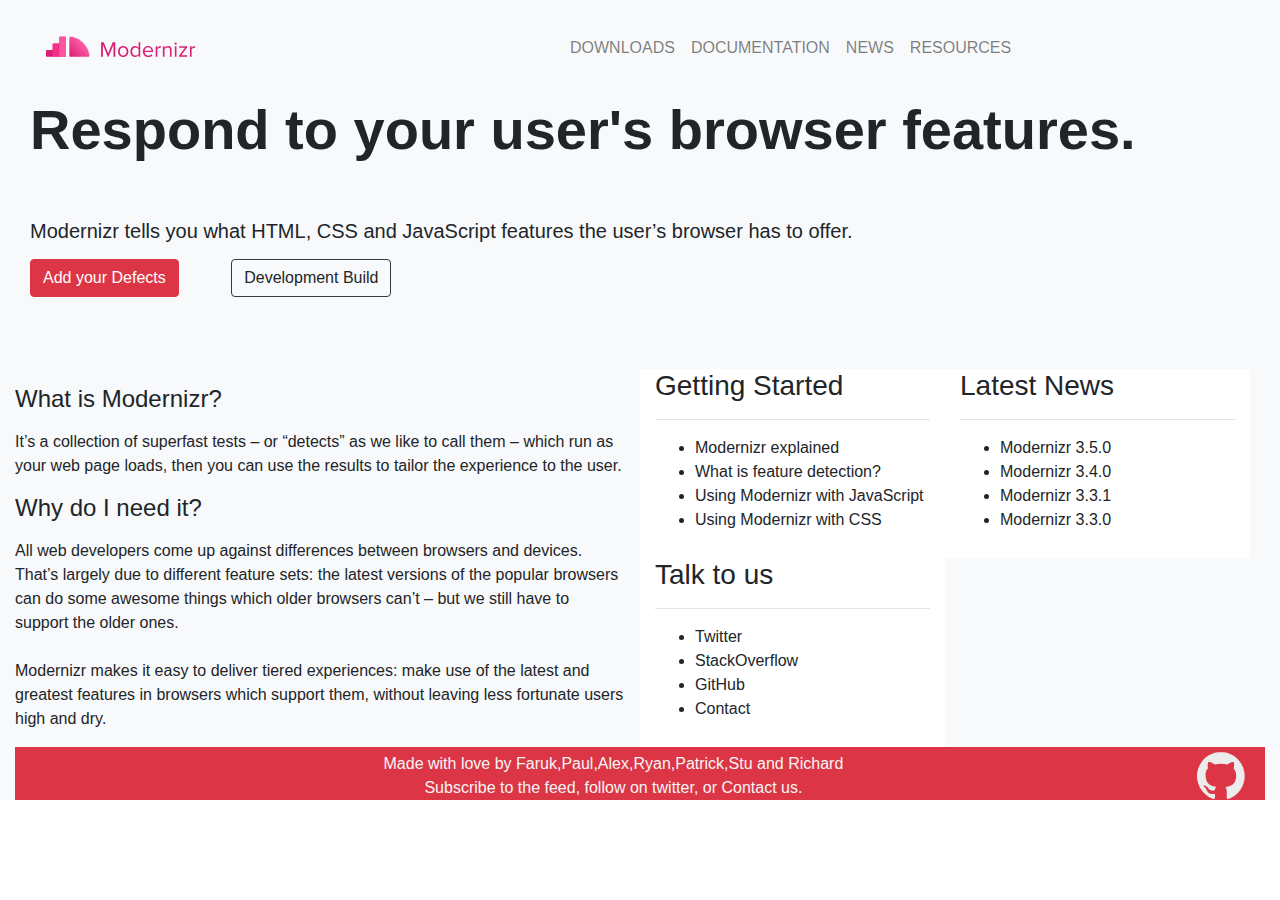
<file: Git/column-drop-pattern-challenge/index.html>
<!DOCTYPE html>
<html lang="en">
<head>
    <meta charset="UTF-8">
    <meta http-equiv="X-UA-Compatible" content="IE=edge">
    <meta name="viewport" content="width=device-width, initial-scale=1.0">
    <link rel="stylesheet" href="https://cdn.jsdelivr.net/npm/bootstrap@4.6.1/dist/css/bootstrap.min.css">
    <script src="https://cdn.jsdelivr.net/npm/jquery@3.6.0/dist/jquery.slim.min.js"></script>
    <script src="https://cdn.jsdelivr.net/npm/popper.js@1.16.1/dist/umd/popper.min.js"></script>
    <script src="https://cdn.jsdelivr.net/npm/bootstrap@4.6.1/dist/js/bootstrap.bundle.min.js"></script>
    <title>Document</title>
    <style>
        /* .img
        {
            width: 12%;
        }
        .b1
        {
            margin-left: 5%;
        }
        .b2
        {
            margin-left:5%
        } */
        #githubimg{
        display: flex;float: right;margin-top: 5px;margin-right: 5px;height: 47px;
    }
    #footContainer{
        text-align: center;
        color: whitesmoke;}
    </style>
</head>
<body>
    <div class="container-fluid bg-light">
            <!-- <header>
                <span class="img">
                    <img src=".\assets\logo.svg" alt="no image">
                </div>
                <div>Download</div>
                <div>Documentation</div>
                <div>News</div>
                <div>Resources</div>
            </header> -->
            <nav class="navbar navbar-expand-lg navbar-light " >
                <div class="container-fluid">
                    <a class="navbar-brand" href=#>
                        <img src="assets/logo.svg" alt="" width="150" height="70" style="margin-right:350px">
                    </a>
                    <button class="navbar-toggler  col-sm-2" type="button" data-bs-toggle="collapse"
                        data-bs-target="#navbarSupportedContent" aria-controls="navbarSupportedContent" aria-expanded="false"
                        aria-label="Toggle navigation">
                        <span class="navbar-toggler-icon"></span>
                    </button>
                    <div class="collapse navbar-collapse" id="navbarSupportedContent">
                        <ul class="navbar-nav me-auto mb-2 mb-lg-0">
                            <li class="nav-item"><a class="nav-link" href="#">DOWNLOADS</a></li>
                            <li class="nav-item"><a class="nav-link" href="#">DOCUMENTATION</a></li>
                            <li class="nav-item"><a class="nav-link" href="#">NEWS</a></li>
                            <li class="nav-item"><a class="nav-link" href="#">RESOURCES</a></li>
                        </ul>
                    </div>
                </div>
            </nav>
            <div class="col-xl-12 col-sm-12 col-md-12 col-lg-12 "   >
                <p class="font-weight-bolder display-4">Respond to your user's browser features.</p>
                <br>
                <p> <h5> Modernizr tells you what HTML, CSS and JavaScript features the user’s browser has to offer.</h5></p>
            </div>
            <div class="d-block  col-sm-12 col-lg-12 col-xs-12 col-12 col-md-12 col-xl-12 col-xxl-12">
                <button type="button" class="btn btn-danger">Add your Defects</button>
                <button type="button" class="btn btn-light ml-5 border border-dark">Development Build </button>
            </div>
            <br><br><br>
            <div>
              <div class="row">
                    <div class="col-sm-6">
                        <p > <h4>What is Modernizr?</h4> </p>
                        <p>   It’s a collection of superfast tests – or “detects” as we like to call them – which run as your web page loads, then you can use the results to tailor the experience to the user.</p>
                        <p> <h4>Why do I need it?</h4> </p>
                        <p>All web developers come up against differences between browsers and devices. That’s largely due to different feature sets: the latest versions of the popular browsers can do some awesome things which older browsers can’t – but we still have to support the older ones.
                        <br><br>
                            Modernizr makes it easy to deliver tiered experiences: make use of the latest and greatest features in browsers which support them, without leaving less fortunate users high and dry.
                        </p>
                        </div>
                            <div class="row col-sm-6 ">
                                <div class="bg-white  col-sm-6 ">
                                    <h3>Getting Started</h3>
                                    <hr>
                                    <ul>
                                        <li>Modernizr explained</li>
                                        <li>What is feature detection? </li>
                                        <li>Using Modernizr with JavaScript </li>
                                        <li>Using Modernizr with CSS</li>
                                    </ul>
                                </div>
                    
                           <div class="bg-white col-sm-6  ">
                                <h3>Latest News</h3>
                                <hr>
                                <ul>
                                    <li>Modernizr 3.5.0</li>
                                    <li>Modernizr 3.4.0</li>
                                    <li>Modernizr 3.3.1</li>
                                    <li>Modernizr 3.3.0</li>
                                </ul>
                           </div>
                           <div class="bg-white  col-sm-6">
                            <h3>Talk to us</h3>
                            <hr>
                            <ul>
                                <li>Twitter</li>
                                <li>StackOverflow</li>
                                <li>GitHub</li>
                                <li>Contact</li>
                            </ul>
                       </div>
                        </div>
               </div>
            </div>
            <div class="container-fluid bg-danger" id="footContainer">
                <footer>
                    <img id="githubimg" src="assets/github.svg"
                        alt="github">
                    <div style="padding-top: 5px;">
                        Made with love by Faruk,Paul,Alex,Ryan,Patrick,Stu and Richard <br>
                        Subscribe to the feed, follow on twitter, or Contact us.
                    </div>
                </footer>
    </div>
</body>
</html
</file>
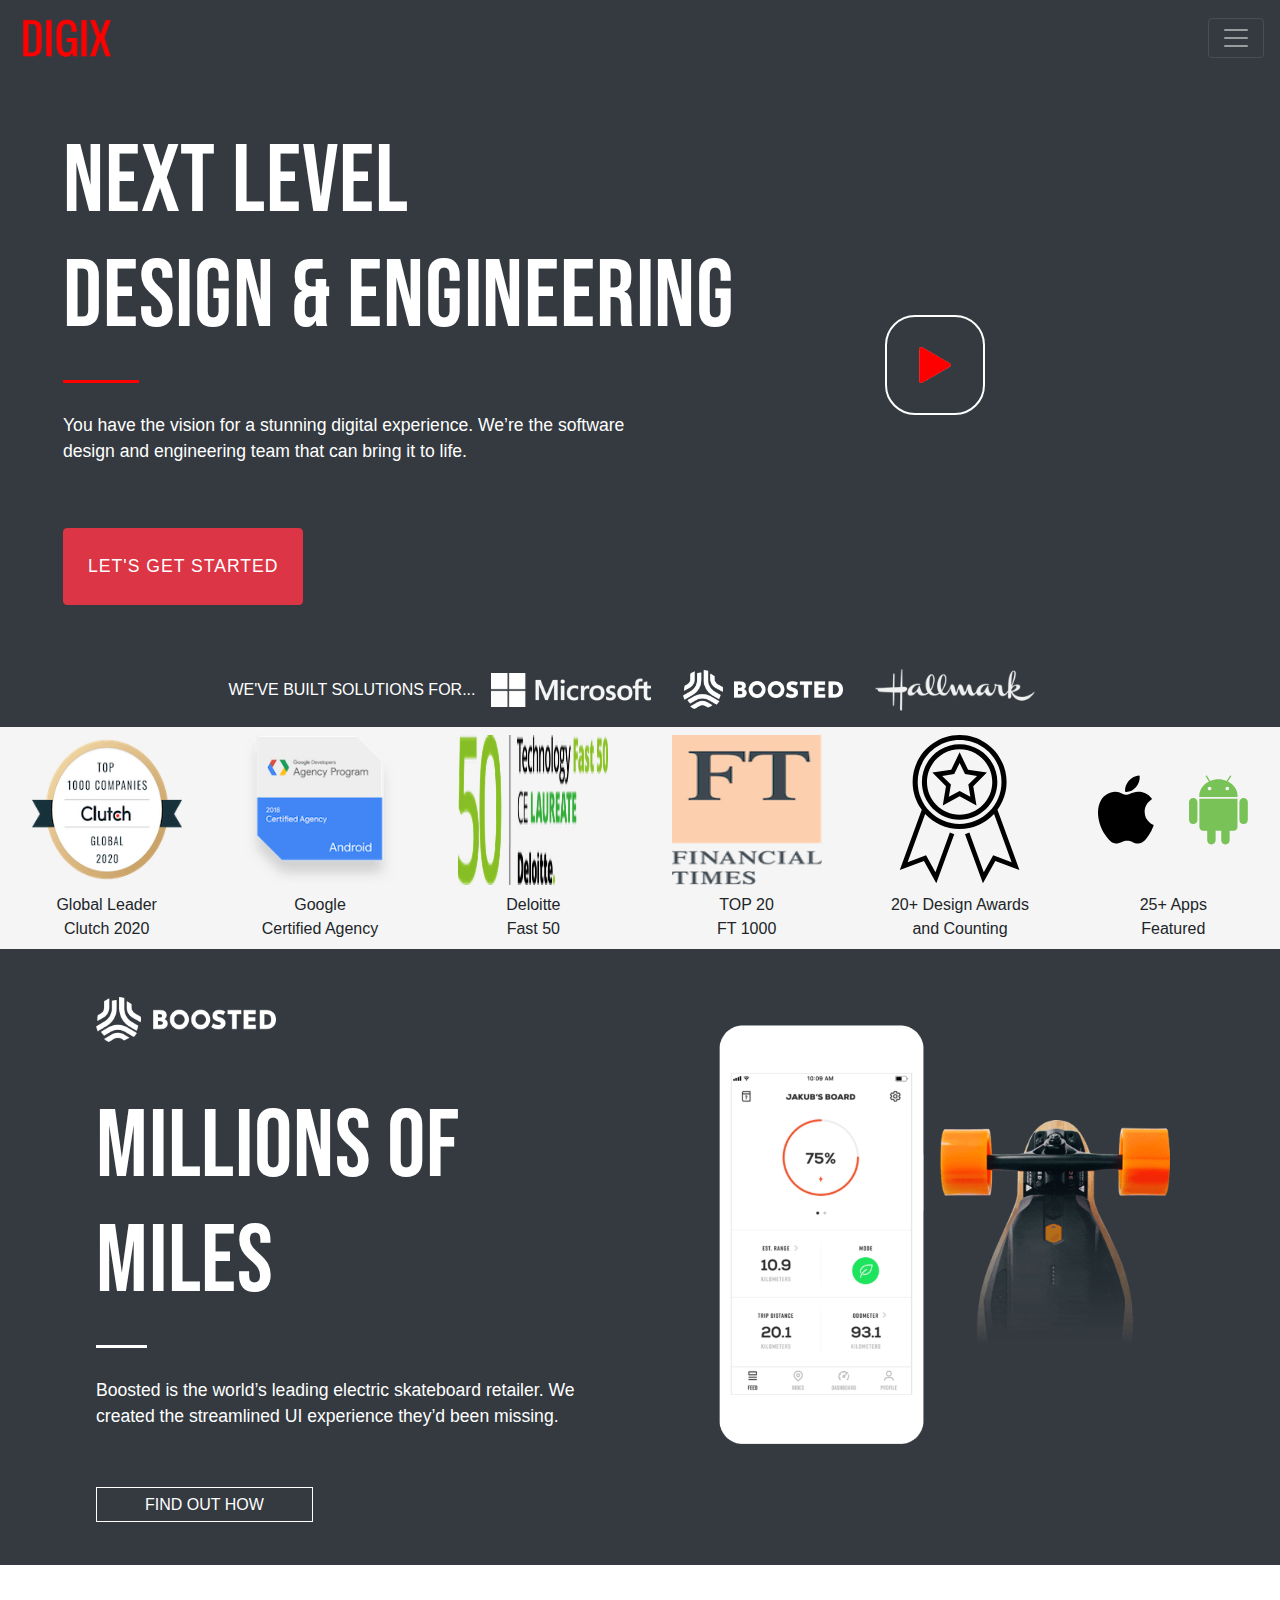
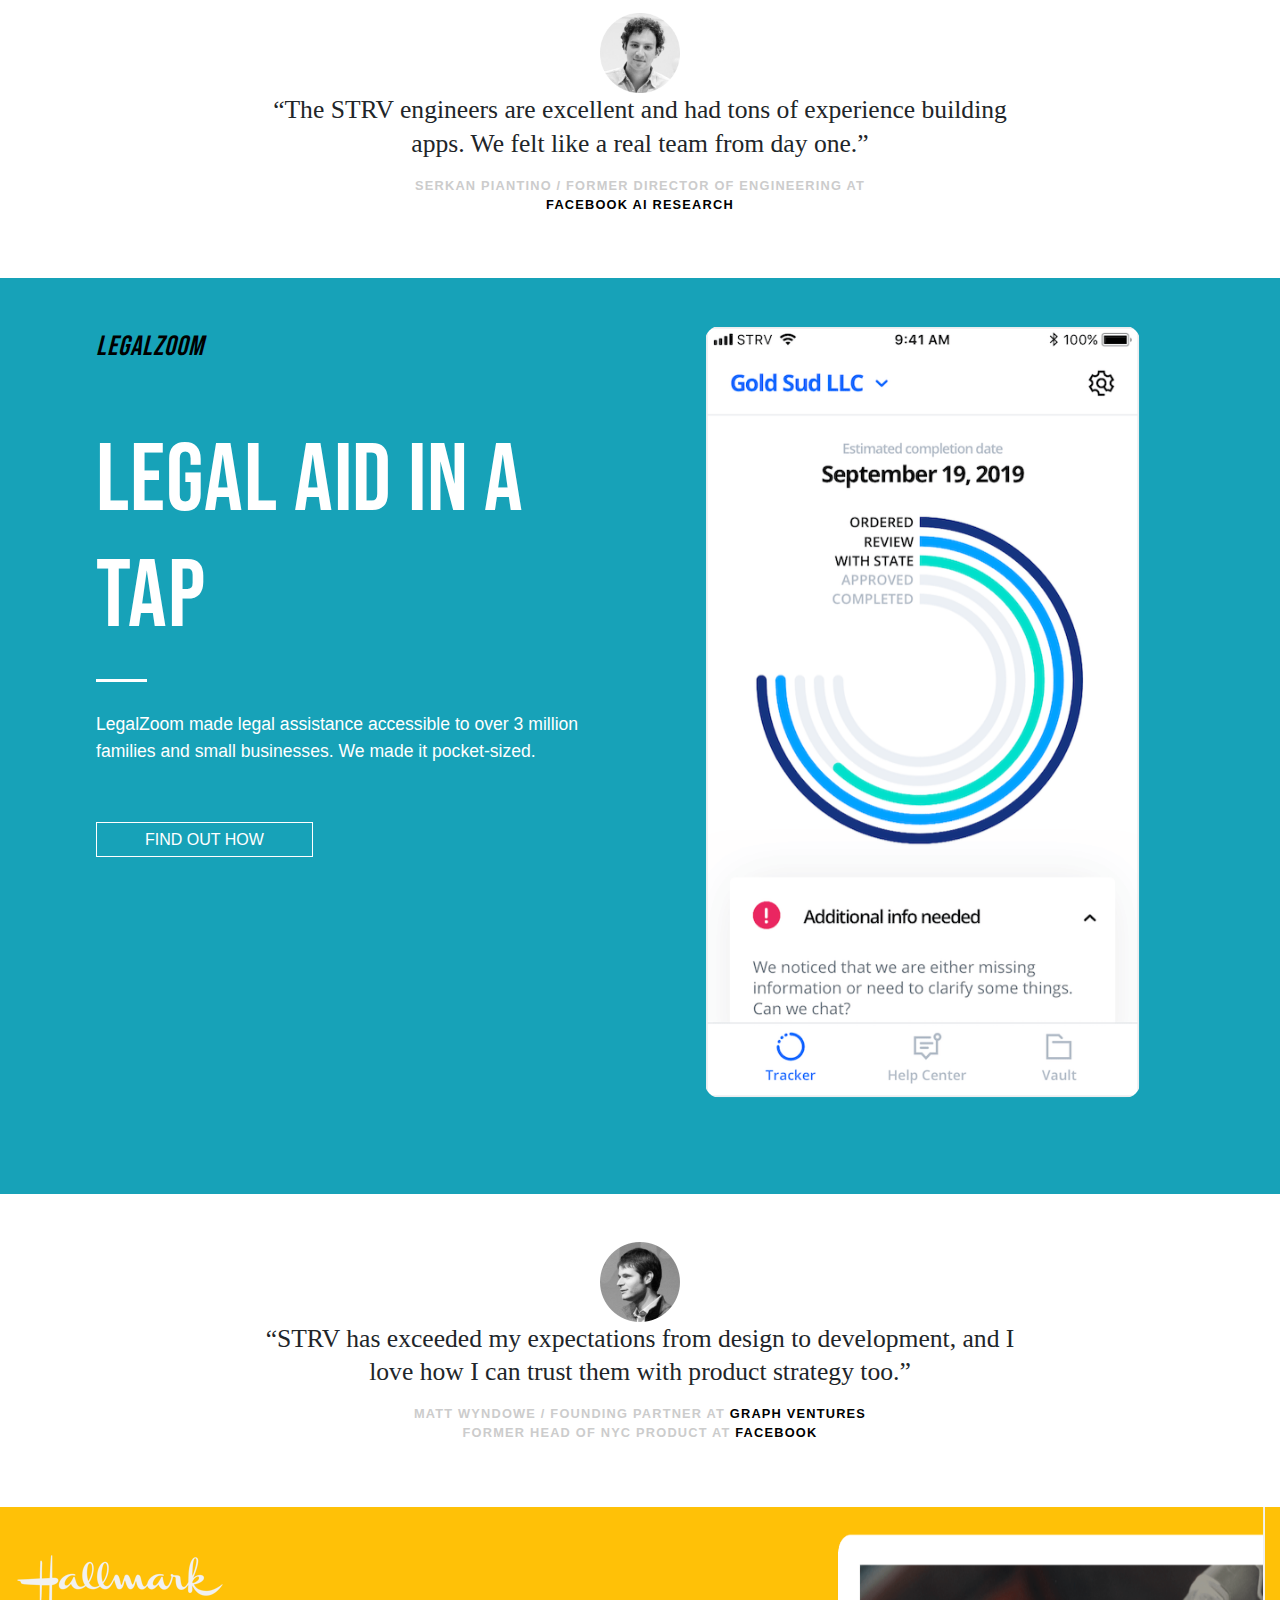
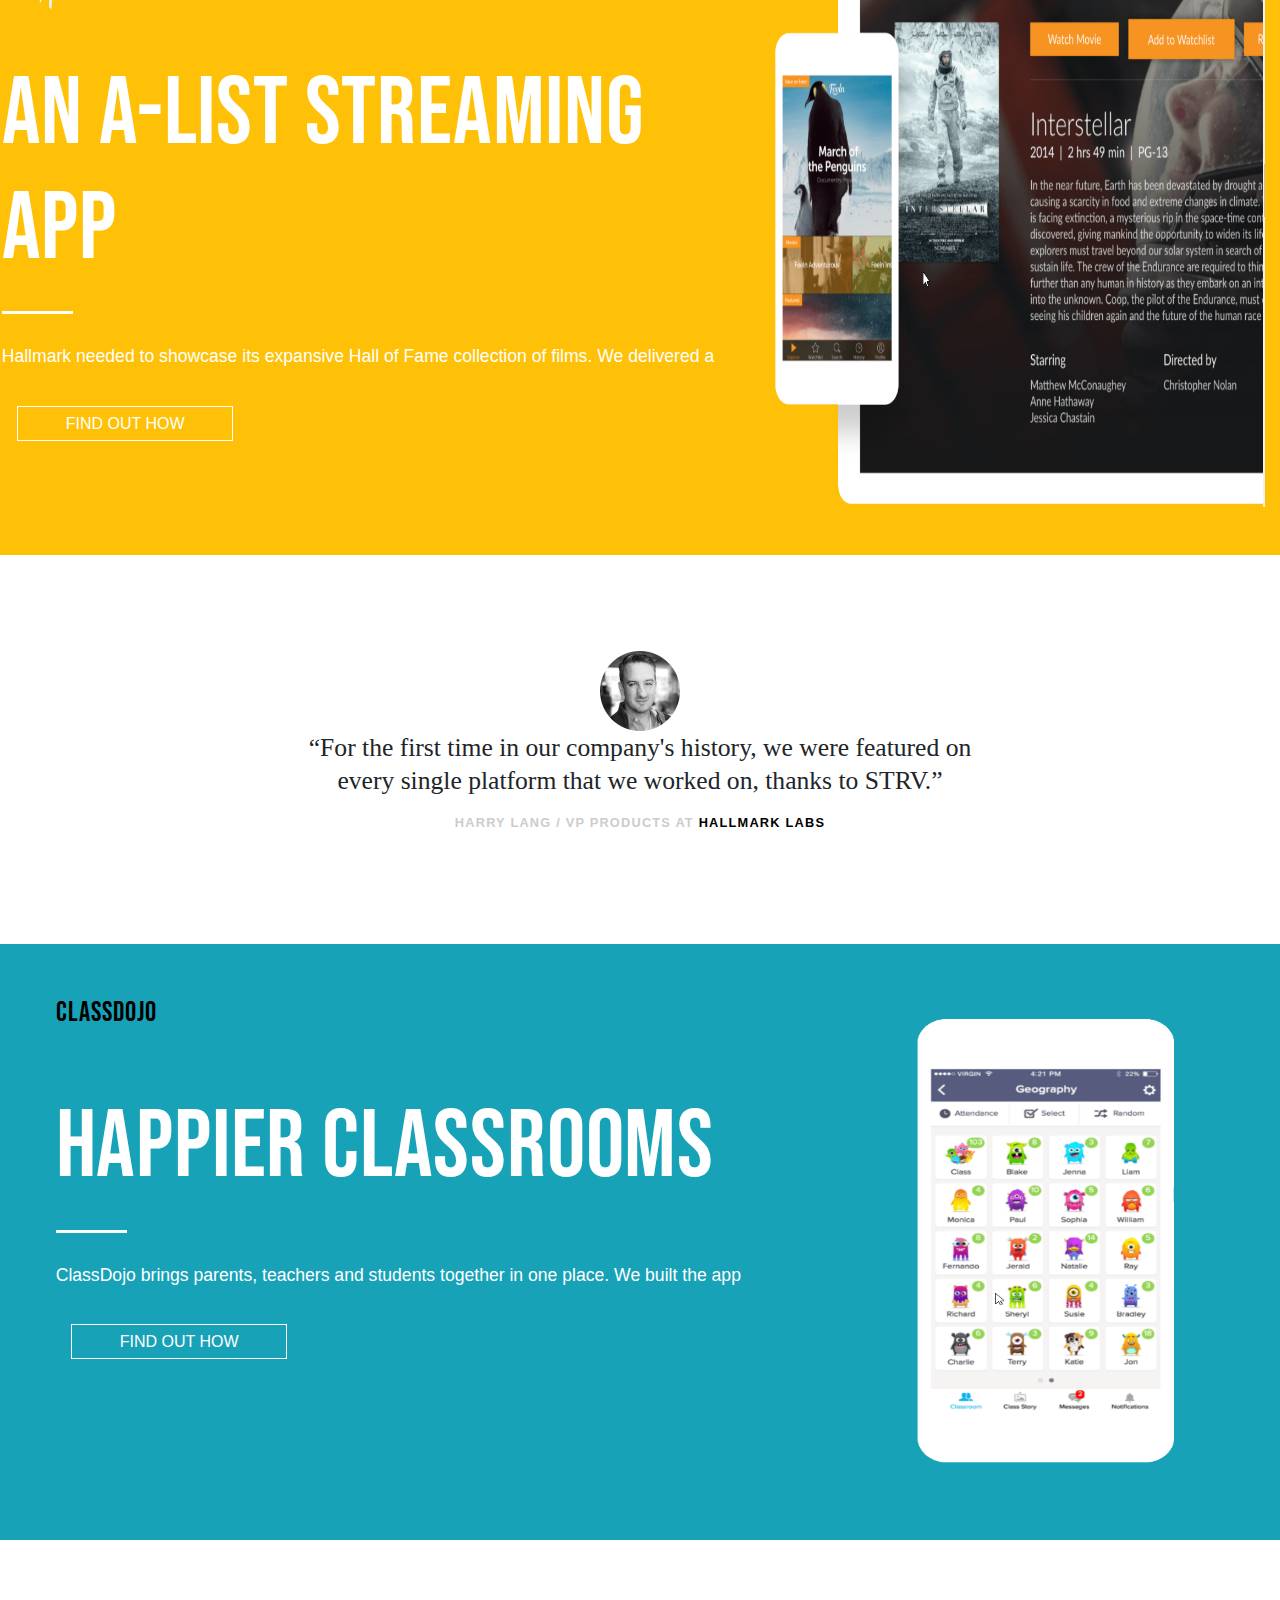
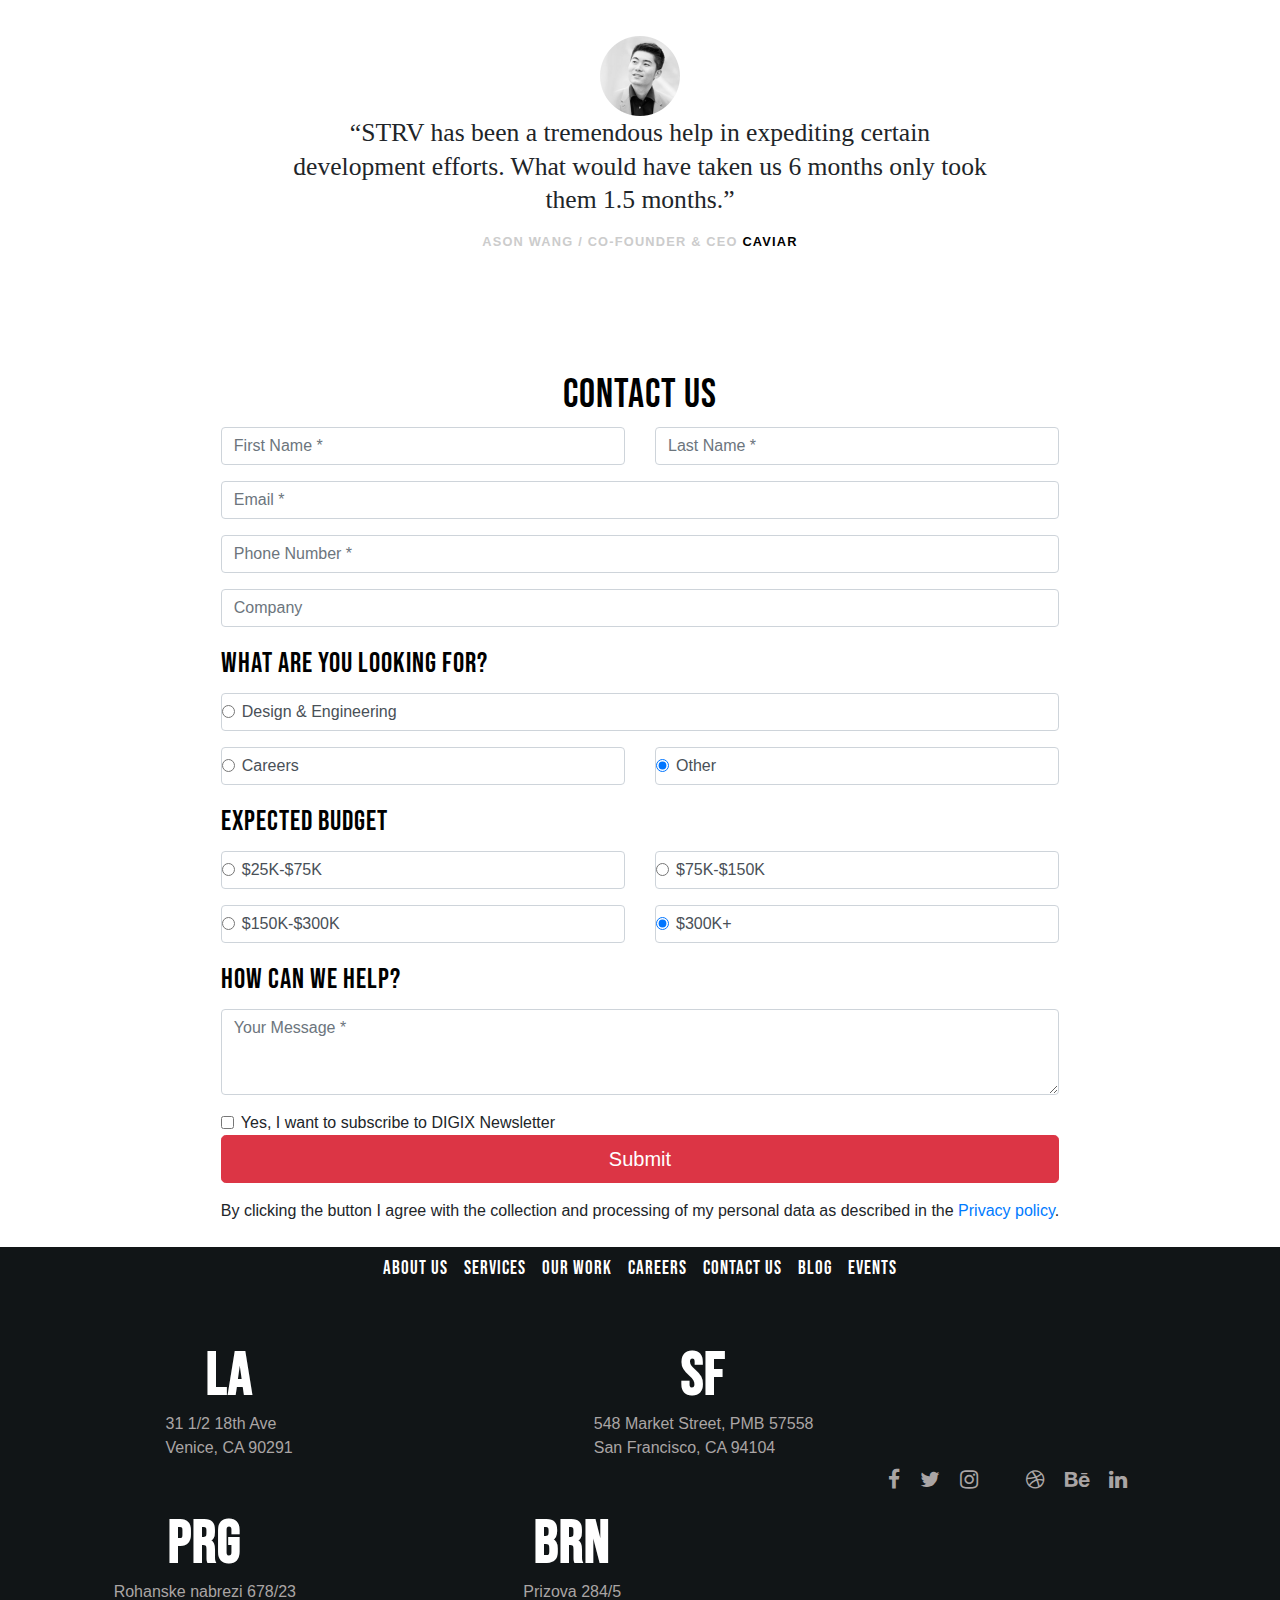
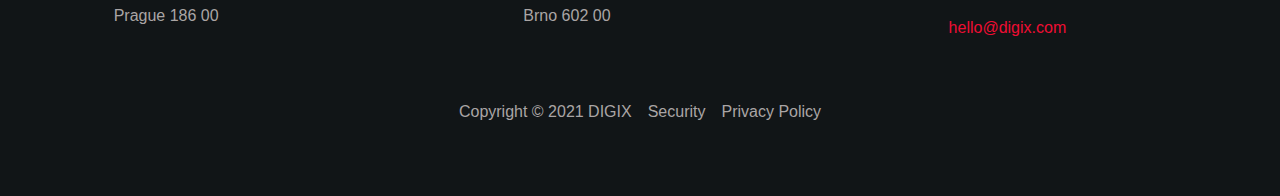
<file: Git/digix-engineers-challenge/index.html>
<!DOCTYPE html>
<html lang="en">

<head>
  <meta charset="UTF-8">
  <meta name="viewport" content="width=device-width, initial-scale=1.0">
  <title>Digix- A software Design & Engineering Team</title>
  <link rel="stylesheet" href="https://stackpath.bootstrapcdn.com/bootstrap/4.4.1/css/bootstrap.min.css">
  <link rel="stylesheet" href="./css/style.css">
  <link rel="preconnect" href="https://fonts.gstatic.com">
  <link href="https://fonts.googleapis.com/css2?family=Amaranth:wght@400;700&family=Bebas+Neue&display=swap"
    rel="stylesheet">
  <link ref="https://fonts.google.com/specimen/Playfair+Display?preview.text_type=custom" rel=stylesheet>
  <link rel="preconnect" href="https://fonts.gstatic.com">
  <link href="https://fonts.googleapis.com/css2?family=Bebas+Neue&display=swap" rel="stylesheet">
  <!-- Font awesome -->
  <link rel="stylesheet" href="https://cdnjs.cloudflare.com/ajax/libs/font-awesome/4.7.0/css/font-awesome.min.css">
</head>

<body>
  <nav class="navbar bg-dark navbar-dark">
    <a href="#" class="navbar-brand">
      <img src="./assets/digix_logo.png" width="20% " height="25% " alt="" class="d-inline-block align-middle mr-2">
    </a>
    <button class="navbar-toggler" type="button" data-toggle="collapse" data-target="#navbarCollapse"
      aria-controls="navbarCollapse" aria-expanded="false" aria-label="Toggle navigation">
      <span class="navbar-toggler-icon"></span>
    </button>
    <div class="collapse navbar-collapse" id="navbarCollapse">
      <ul class="navbar-nav mr-auto">
        <li class="nav-item mr-4">
          <a class="nav-link" href="#">About</a>
        </li>
        <li class="nav-item mr-4">
          <a class="nav-link" href="#">Services</a>
        </li>
        <li class="nav-item mr-4">
          <a class="nav-link" href="#">Our Work</a>
        </li>
        <li class="nav-item">
          <a class="nav-link" href="#">Careers</a>
        </li>
        <li class="nav-item">
          <a class="nav-link" href="#">COntact Us</a>
        </li>
      </ul>
    </div>
  </nav>

  <div class="container-fluid bg-dark">
    <div class="p-5 row 
                align-items-center 
                justify-content-between">
      <div class="hero-unit col-6 col-sm-12 col-12 col-xl-8 col-xxl-8 col-md-12 col-lg-8 
                  align-items-center 
                  justify-content-between">
        <h1 class="text-wrap">Next Level<br /> Design & Engineering</h1>
        <hr class="rule1" style=" border-top: 3px solid red; ">
        <p class="pt-5 pb-5  text-wrap description">
          You have the vision for a stunning digital experience. We’re the software <br> design and engineering team that can
          bring it to life.
        </p>
        <a href=" " class="p-4 btn btn-large btn-danger ">
          <span style="font-size:1.1rem;letter-spacing:1px;">LET'S GET STARTED</span>
        </a>
      </div>
      <div class="play p-5 col-6 col-xl-4 col-xxl-4 col-md-12 col-lg-4 ">
        <img src=" ./assets/playbutton.png " alt="playbutton ">
      </div>
    </div>
  </div>

  <div class="bg-dark d-flex
              align-items-center 
              justify-content-center
              justify-center-around">
    <div>
      <span class="d-inline text-white ">
        WE'VE BUILT SOLUTIONS FOR...
      </span>
    </div>
    <img class="logo p-3 " src="./assets/Microsoft_Logo.png " alt=" Microsoft logo ">
    <img class="logo p-3 " src="./assets/Boosted_Logo_White.png " alt="Boosted Logo ">
    <img class="logo p-3 " src="./assets/Hallmark_Logo.png " alt="Hallmark logo ">
  </div>

  <!-- Achievements section -->
  <section class="row m-0 achievements-section">
    <div class="col-xl-2 col-xxl-2 col-lg-4 col-md-6 col-sm-12 col-xs-12 col-12  
                d-flex
                flex-column
                justify-content-center
                p-2
                align-items-center">
      <img src="./assets/achievements/Achievements1.png" alt="achievement" class="img-fluid mb-2 achievement-image">
      <div>Global Leader</div>
      <div>Clutch 2020</div>
    </div>
    <div class="col-xl-2 col-xxl-2 col-lg-4 col-md-6 col-sm-12 col-xs-12 col-12 
                d-flex
                flex-column
                justify-content-center
                p-2
                align-items-center">
      <img src="assets\achievements\Achievements2.png" alt="achievement" class="img-fluid mb-2 achievement-image">
      <div>Google</div>
      <div>Certified Agency</div>
    </div>
    <div class="col-xl-2 col-xxl-2 col-lg-4 col-md-6 col-sm-12 col-xs-12 col-12 
                d-flex
                flex-column
                justify-content-center
                p-2
                align-items-center">
      <img src="assets\achievements\Achievements3.png" alt="achievement" class="img-fluid mb-2 achievement-image">
      <div>Deloitte</div>
      <div>Fast 50</div>
    </div>
    <div class="col-xl-2 col-xxl-2 col-lg-4 col-md-6 col-sm-12 col-xs-12 col-12 
                d-flex
                flex-column
                justify-content-center
                p-2
                align-items-center">
      <img src="assets\achievements\Achievements4.png" alt="achievement" class="img-fluid mb-2 achievement-image">
      <div>TOP 20</div>
      <div>FT 1000</div>
    </div>
    <div class="col-xl-2 col-xxl-2 col-lg-4 col-md-6 col-sm-12 col-xs-12 col-12 
                d-flex
                flex-column
                justify-content-center
                p-2
                align-items-center">
      <img src="./assets/achievements/Achievements5.svg" alt="achievement" class="img-fluid mb-2 achievement-image">
      <div>20+ Design Awards</div>
      <div>and Counting</div>
    </div>
    <div class="col-xl-2 col-xxl-2 col-lg-4 col-md-6 col-sm-12 col-xs-12 col-12 
                d-flex
                flex-column
                justify-content-center
                p-2
                align-items-center">
      <img src="./assets/achievements/Achievements6.svg" alt="achievement" class="img-fluid mb-2 achievement-image">
      <div>25+ Apps</div>
      <div>Featured</div>
    </div>
  </section>

  <div class="container-fluid bg-dark pl-5">
    <div class="d-flex
                align-items-center 
                justify-content-between">
      <div class="p-5 hero-unit col-xl-6 col-xxl-6 col-lg-6 col-md-12 col-sm-12 col-xs-12 col-12 ">
        <img src="./assets/Boosted_Logo_White.png " alt="Boosted logo" style="width:180px;height:45px;">
        <h1 class=" pt-5 ">Millions of Miles </h1>
        <hr class="rule1 ">
        <p class="pt-5 text-wrap description ">Boosted is the world’s leading electric skateboard retailer. We created
          the streamlined UI experience they’d been missing.</p>
        <div class="find pt-5 ">
          <a class="pt-2 pb-2 pr-5 pl-5" ref=" ">
            FIND OUT HOW
          </a>
        </div>
      </div>
      <div class="p-5 d-inline col-xl-6 col-xxl-6 col-lg-6 ">
        <div class="boosted pb-5 ">
          <img src=" ./assets/Smartphone.png " alt="smartphone ">
          <img src="./assets/skate.png " alt="skate ">
        </div>
      </div>
    </div>
  </div>

  <section class="testimony p-5 ">
    <center>
      <img src="./assets/Guy1.png " alt="guy " class="img-fluid ">
      <p class="testimony-desc ">
        “The STRV engineers are excellent and had tons of experience building apps. We felt like a real team from day
        one.”</p>
      <p class=" testimony-desig "> SERKAN PIANTINO / FORMER DIRECTOR OF ENGINEERING AT
        <br><span class="black ">FACEBOOK AI RESEARCH</span>
      </p>
    </center>
  </section>

  <div class="container-fluid bg-info pl-5 ">
    <div
      class="d-flex
            justify-content-between">
      <div class="bginfo p-5 hero-unit col-xl-6 col-xxl-6 col-lg-6 col-md-12 col-sm-12 col-xs-12 col-12">
        <h3 style="font-style: italic; ">legalzoom</h3>
        <h1 class="pt-5 ">legal aid in a tap </h1>
        <hr class="rule1 ">
        <p class="pt-5 text-wrap description ">LegalZoom made legal assistance accessible to over 3 million families and
          small businesses. We made it pocket-sized.</p>
        <div class="find pt-5 bg-info ">
          <a class="pt-2 pb-2 pr-5 pl-5 " ref=" ">
            FIND OUT HOW
          </a>
        </div>
      </div>
      <div class="p-5 d-inline col-xl-6 col-xxl-6 col-lg-6">
        <div class="legal pb-5 ">
          <img src=" ./assets/Legalzoom.png " alt=" ">
        </div>
      </div>
    </div>
  </div>

  <section class="testimony p-5 ">
    <center>
      <img src="./assets/Guy2.png" alt="guy" class="img-fluid">
      <p class="testimony-desc "> “STRV has exceeded my expectations from design to development, and I love how I can
        trust them with product strategy too.”</p>
      <p class=" testimony-desig "> MATT WYNDOWE / FOUNDING PARTNER AT
        <span class="black ">GRAPH VENTURES</span>
        <br><span>FORMER HEAD OF NYC PRODUCT AT </span>
        <span style="color:black; ">FACEBOOK</span>
      </p>
    </center>
  </section>



  <div class="container-fluid bg-warning pl-5">
    <div
      class="d-flex
            justify-content-end">
      <div class="bgwarn p-5 hero-unit  d-inline-block col-sm-12 col-lg-12 col-xl-8 ">
        <div class="col-sm-12 col-lg-12 col-xl-6 d-inline-block">
          <img src=" ./assets/Hallmark_Logo.png" alt="Hallmark logo">
        </div>
        <h1 class=" pt-5 ">An A-list streaming app </h1>
        <hr class="rule1 ">
        <p class="pt-5 text-wrap description">Hallmark needed to showcase its expansive Hall of Fame collection of
          films. We delivered a red carpet ready app.</p>
        <div class="find pt-5 bg-warning col-sm-12 col-lg-9 col-xl-6 d-inline">
          <a class="pt-2 pb-2 pr-5 pl-5" ref=" ">
            FIND OUT HOW
          </a>
        </div>
      </div>
      <div class="d-inline pb-5  ">
        <div class="hallmark d-lg-block d-sm-none d-xs-none d-none">
          <img src="./assets/Hallmark.png" alt="Hallmark">
        </div>
      </div>
    </div>
  </div>

  

  <section class="testimony p-5 m-5">
    <center>
      <img src="./assets/Guy3.png " alt="guy " class="img-fluid ">
      <p class="testimony-desc "> “For the first time in our company's history, we were featured on every single
        platform that we worked on, thanks to STRV.”</p>
      <p class=" testimony-desig "> HARRY LANG / VP PRODUCTS AT
        <span class="black ">HALLMARK LABS</span>
      </p>
    </center>
  </section>

  <div class=" container-fluid bg-info pl-5 ">
    <div
      class="d-flex
            justify-content-end">
      <div class="bginfo p-5 hero-unit d-inline-block col-sm-12 col-lg-12 col-xl-8 ">
        <h3>ClassDojo</h3>
        <h1 class="pt-5 ">Happier Classrooms</h1>
        <hr class="rule1 ">
        <p class="pt-5 text-wrap description ">ClassDojo brings parents, teachers and students together in one place. We
          built the app that makes it possible.</p>
        <div class="find pt-5 bg-info col-sm-12 col-lg-9 col-xl-6 d-inline">
          <a class="pt-2 pb-2 pr-5 pl-5" ref=" ">
            FIND OUT HOW
          </a>
        </div>
      </div>
      <div class="p-5 d-inline">
        <div class="dojo pb-6 d-lg-block d-sm-none d-xs-none d-none">
          <img src="./assets/ClassDojo.png" alt="Dojo">
        </div>
      </div>
    </div>
  </div>

  <section class="testimony p-5 m-5">
    <center>
      <img src="./assets/Guy4.png" alt="guy" class="img-fluid">
      <p class="testimony-desc "> “STRV has been a tremendous help in expediting certain development efforts. What would
        have taken us 6 months only took them 1.5 months.”</p>
      <p class="testimony-desig"> ASON WANG / CO-FOUNDER & CEO
        <span class="black">CAVIAR</span>
      </p>
    </center>
  </section>

  <!-- Contact us section -->
  <section class="d-flex
                  justify-content-center
                  align-content-center">
    <div class=" p-2 contact-us-section">
      <h1 class="text-center">CONTACT US</h1>
      <form>
        <div class="row form-group">
          <div class="col-6 col-xl-6 col-xxl-6 col-lg-6 col-md-6 col-sm-6 col-xs-6">
            <input type="text" class="form-control" placeholder="First Name *" required>
          </div>
          <div class="col-6 col-xl-6 col-xxl-6 col-lg-6 col-md-6 col-sm-6 col-xs-6">
            <input type="text" class="form-control" placeholder="Last Name *" required>
          </div>
        </div>
        <div class="form-group">
          <input type="email" class="form-control" id="exampleInputEmail1" aria-describedby="emailHelp"
            placeholder="Email *" required>
        </div>
        <div class="form-group">
          <input type="text" class="form-control" placeholder="Phone Number *">
        </div>
        <div class="form-group">
          <input type="text" class="form-control" placeholder="Company">
        </div>

        <h3>WHAT ARE YOU LOOKING FOR?</h3>
        <div class="form-group form-check  form-control">
          <input class="form-check-input" type="radio" name="LookingForRadios" id="Engineering" value="Engineering"
            checked>
          <label class="form-check-label" for="exampleRadios1">
            Design & Engineering
          </label>
        </div>
        <div class="row form-group">
          <div class="col-6 col-xl-6 col-xxl-6 col-lg-6 col-md-6 col-sm-6 col-xs-6">
            <div class="form-check  form-control">
              <input class="form-check-input" type="radio" name="LookingForRadios" id="Careers" value="Careers" checked>
              <label class="form-check-label" for="exampleRadios1">
                Careers
              </label>
            </div>
          </div>
          <div class="col-6 col-xl-6 col-xxl-6 col-lg-6 col-md-6 col-sm-6 col-xs-6">
            <div class="form-check   form-control">
              <input class="form-check-input" type="radio" name="LookingForRadios" id="Others" value="Others" checked>
              <label class="form-check-label" for="exampleRadios1">
                Other
              </label>
            </div>
          </div>
        </div>
        <h3>EXPECTED BUDGET</h3>
        <div class="row form-group">
          <div class="col-6 col-xl-6 col-xxl-6 col-lg-6 col-md-6 col-sm-6 col-xs-6">
            <div class="form-check form-control">
              <input class="form-check-input" type="radio" name="BudgetRadios" id="25-75" value="25-75" checked>
              <label class="form-check-label" for="BudgetRadios">
                $25K-$75K
              </label>
            </div>
          </div>
          <div class="col-6 col-xl-6 col-xxl-6 col-lg-6 col-md-6 col-sm-6 col-xs-6">
            <div class="form-check  form-control">
              <input class="form-check-input" type="radio" name="BudgetRadios" id="75-150" value="75-150" checked>
              <label class="form-check-label" for="BudgetRadios">
                $75K-$150K
              </label>
            </div>
          </div>
        </div>
        <div class="row form-group">
          <div class="col-6 col-xl-6 col-xxl-6 col-lg-6 col-md-6 col-sm-6 col-xs-6">
            <div class="form-check form-control">
              <input class="form-check-input" type="radio" name="BudgetRadios" id="150-300" value="150-300" checked>
              <label class="form-check-label" for="BudgetRadios">
                $150K-$300K
              </label>
            </div>
          </div>
          <div class="col-6 col-xl-6 col-xxl-6 col-lg-6 col-md-6 col-sm-6 col-xs-6">
            <div class="form-check  form-control">
              <input class="form-check-input" type="radio" name="BudgetRadios" id="300+" value="300+" checked>
              <label class="form-check-label" for="BudgetRadios">
                $300K+
              </label>
            </div>
          </div>
        </div>

        <h3>HOW CAN WE HELP?</h3>
        <div class="form-group">
          <textarea class="form-control" id="exampleFormControlTextarea1" rows="3"
            placeholder="Your Message *"></textarea>
        </div>
        <div class="form-check">
          <label class="form-check-label">
            <input type="checkbox" class="form-check-input" value="">Yes, I want to subscribe to DIGIX Newsletter
          </label>
        </div>
        <div class="form-group">
          <button class="btn btn-danger btn-lg w-100" type="submit">Submit</button>
        </div>
      </form>
      <p class="text-center">By clicking the button I agree with the collection and processing of my personal data as
        described in the <a href="">Privacy policy</a>.</p>
    </div>
  </section>

  <footer class="footer-section">
    <div class="d-md-flex
                d-lg-flex
                align-content-center
                justify-content-center
                footer-navigations col-xxl-12 col-xl-12 col-lg-12 col-md-12 d-sm-none  d-none  ">
      <a class="p-2" href="">ABOUT US</a>
      <a class="p-2" href="">SERVICES</a>
      <a class="p-2" href="">OUR WORK</a>
      <a class="p-2" href="">CAREERS</a>
      <a class="p-2" href="">CONTACT US</a>
      <a class="p-2" href="">BLOG</a>
      <a class="p-2" href="">EVENTS</a>
    </div>
    <div class="branches  ">
      <div class="d-lg-flex d-xl-flex col-sm-12 col-xs-12
                  align-content-center
                  justify-content-around ">
        <div class="d-flex
                    flex-column
                    justify-content-between
                    align-items-center">
          <a class="pt-5 display-4">LA</a>
          <div>
            <div>31 1/2 18th Ave </div>
            <div>Venice, CA 90291</div>
          </div>
        </div>
        <div class="d-flex
                    flex-column
                    justify-content-between
                    align-items-center">
          <a class="pt-5 display-4">SF</a>
          <div>
            <div>548 Market Street, PMB 57558</div>
            <div>San Francisco, CA 94104</div>
          </div>
        </div>
        <div></div>
      </div>
      <div class="
                  align-content-center
                  justify-content-around d-lg-flex d-xl-flex">
        <div class="d-flex
                    flex-column
                    justify-content-between
                    align-items-center col-xs-12">
          <a class="pt-5 display-4">PRG</a>
          <div>
            <div>Rohanske nabrezi 678/23</div>
            <div>Prague 186 00</div>
          </div>
        </div>
        <div class="d-flex
                    flex-column
                    justify-content-between
                    align-items-center">
          <a class="pt-5 display-4">BRN</a>
          <div>
            <div>Prizova 284/5 </div>
            <div>Brno 602 00</div>
          </div>
        </div>
        <div class="d-flex
                    flex-column
                    justify-content-center
                    align-items-center">
          <div class=" d-lg-flex d-xl-flex col-sm-12 col-xs-12
                       ml-sm-8
                      ">
            <div class="p-3 social-icons  ">
              <a href="" class="p-2 fa fa-facebook fa-lg"></a>
              <a href="" class="p-2 fa fa-twitter fa-lg"></a>
              <a href="" class="p-2 fa fa-instagram fa-lg"></a>
            </div>
            <div class="p-3 social-icons">
              <a href="" class="p-2 fa fa-dribbble fa-lg"></a>
              <a href="" class="p-2 fa fa-behance fa-lg"></a>
              <a href="" class="p-2 fa fa-linkedin fa-lg"></a>
            </div>
          </div>
          <div>
            <a class="p-3 email-link" href="">hello@digix.com</a>
          </div>
        </div>
      </div>
    </div>

    <div class="d-flex
                  justify-content-center
                  align-items-center
                  p-5
                  copyright-section">
      <p class="p-2 mt-3">Copyright © 2021 DIGIX</p>
      <a class="p-2" href="">Security</a>
      <a class="p-2" href="">Privacy Policy</a>
    </div>
  </footer>

  <script src="https://ajax.googleapis.com/ajax/libs/jquery/3.5.1/jquery.min.js "></script>
  <script src="https://cdn.jsdelivr.net/npm/popper.js@1.16.0/dist/umd/popper.min.js "></script>
  <script src="https://stackpath.bootstrapcdn.com/bootstrap/4.4.1/js/bootstrap.min.js "></script>
</body>

</html>

</html>
</file>
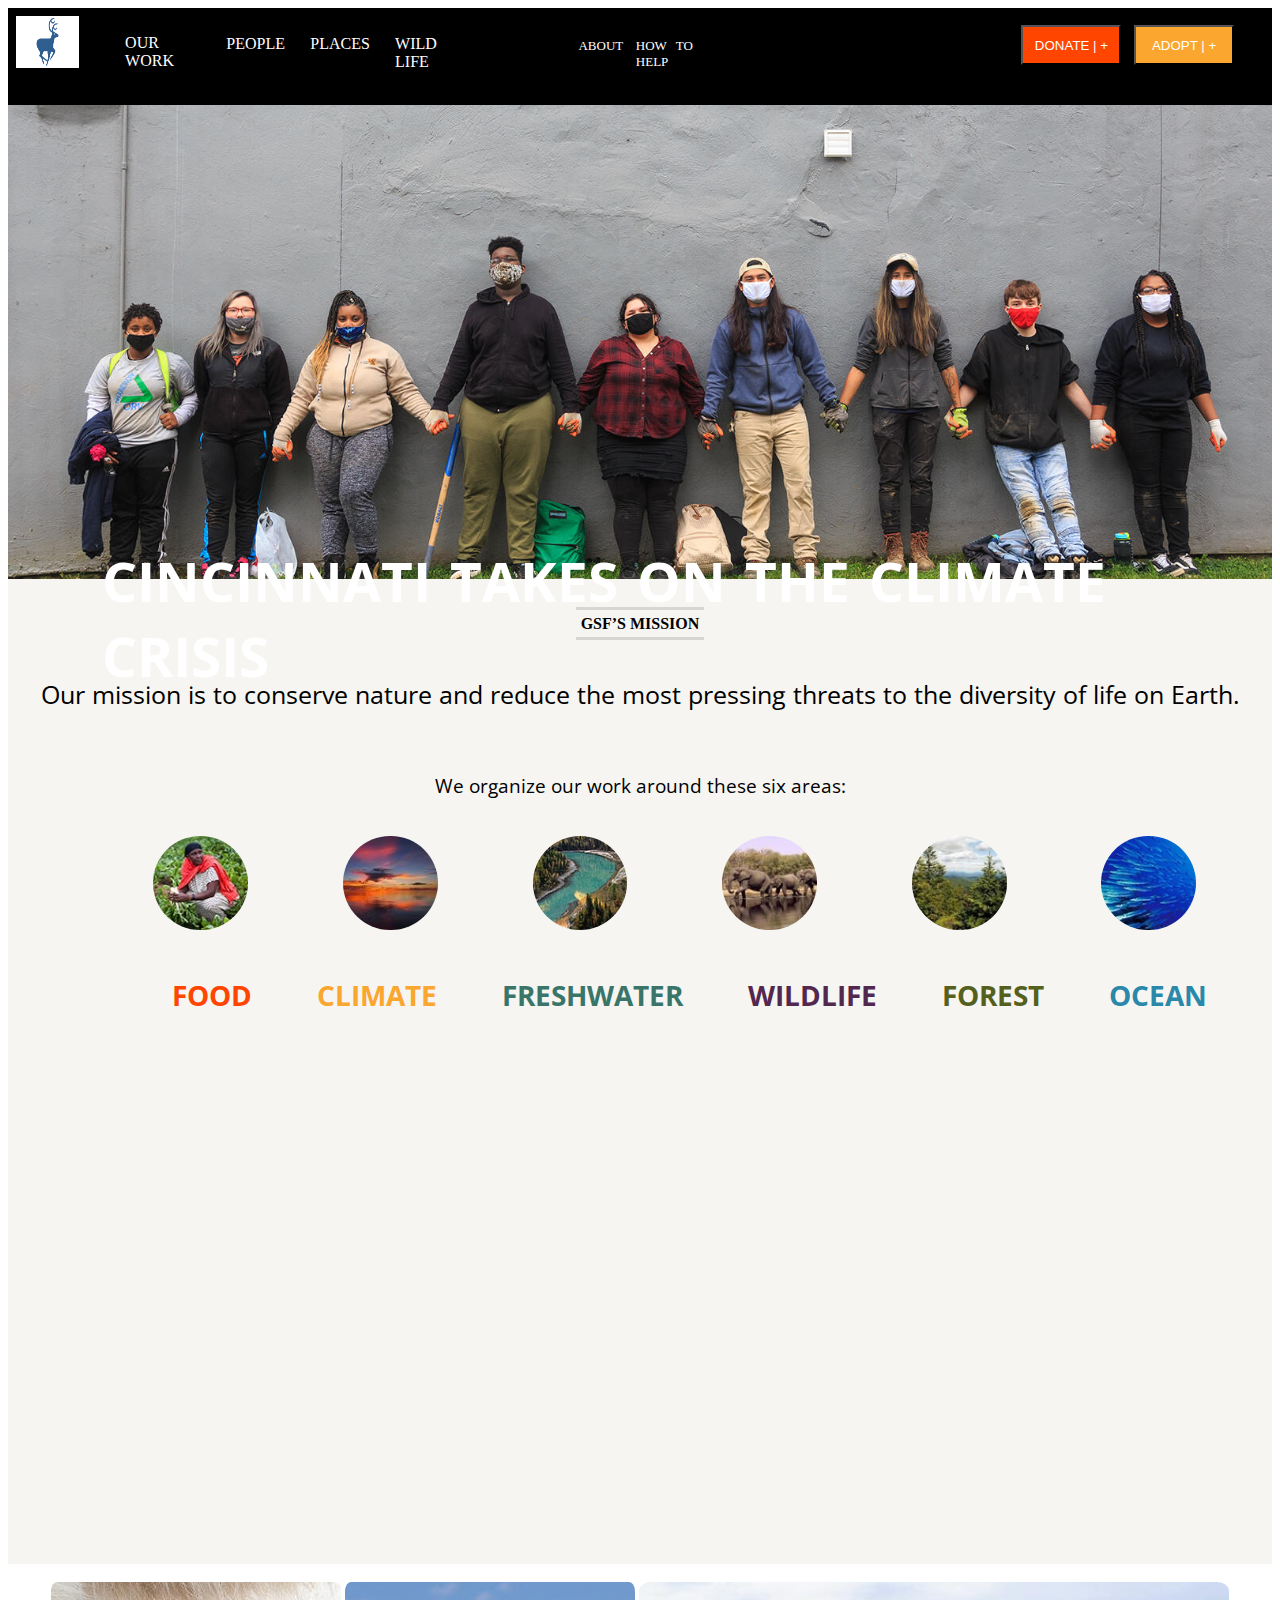
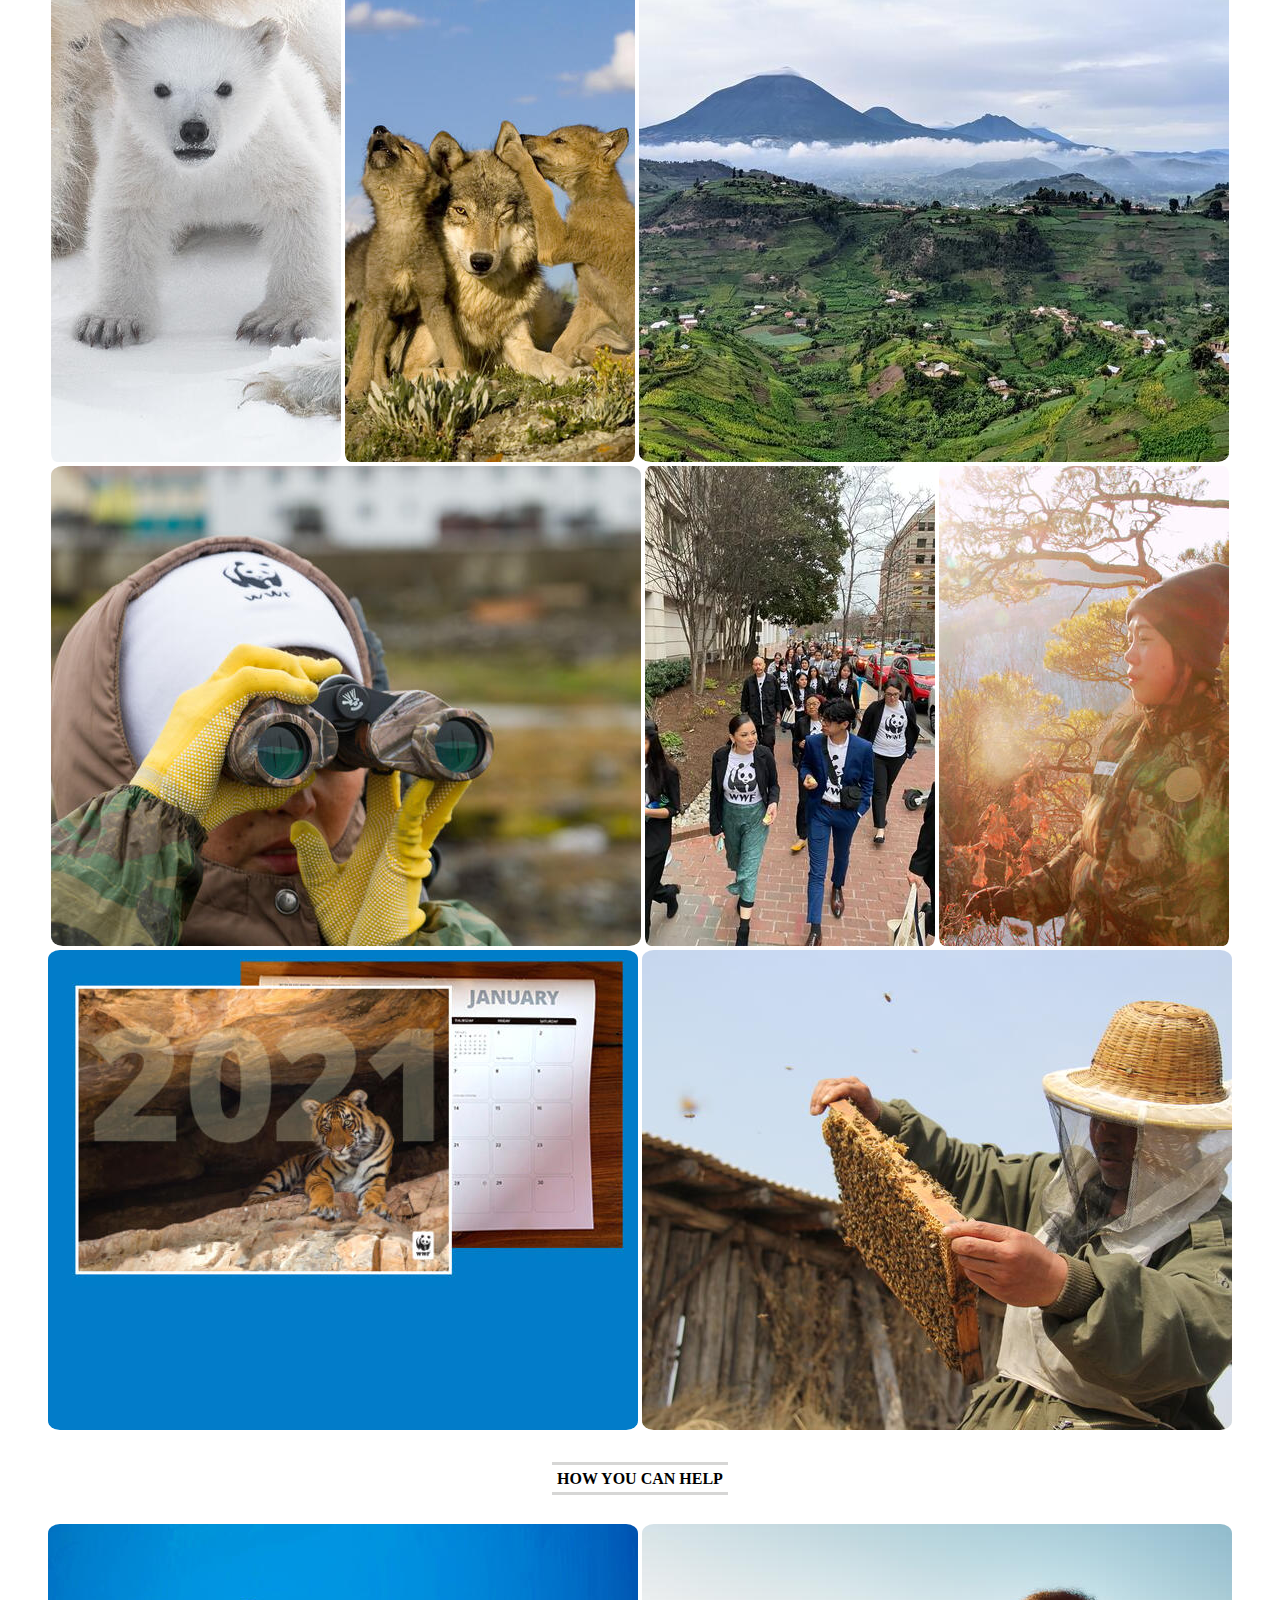
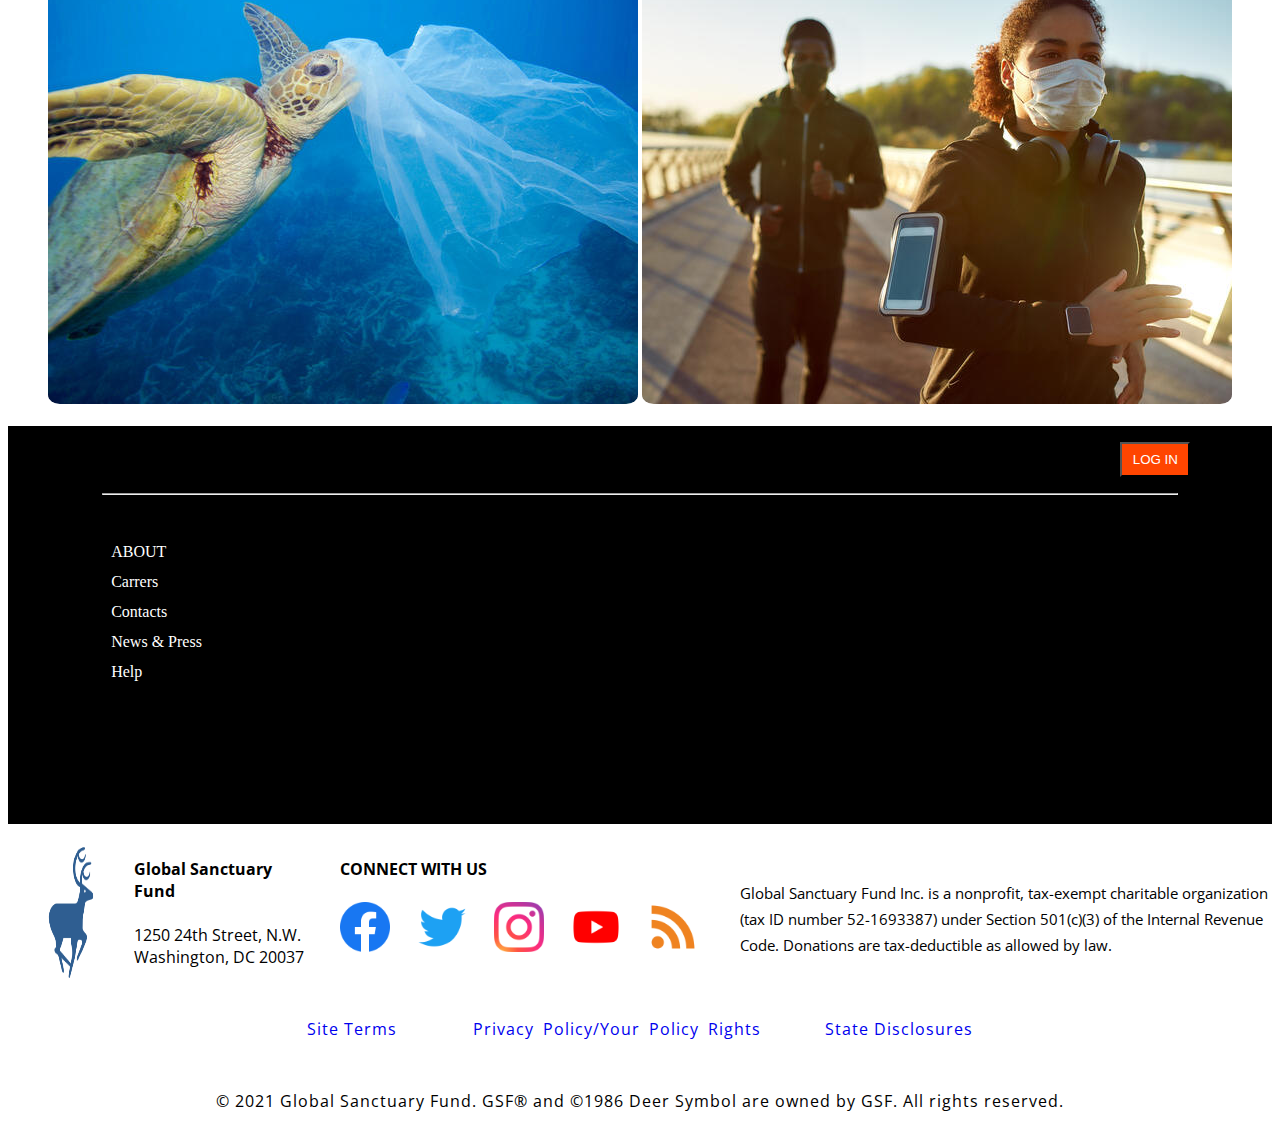
<file: Git/global-sanctuary-fund-challenge/index.html>
<!--Write the html code here -->
<html>
    <head>
        <title>Master Challange</title>
        <link rel="stylesheet" href="https://fonts.googleapis.com/css2?family=Open Sans">
        <link rel="stylesheet" href="https://fonts.googleapis.com/css2?family=Roboto+Condensed">
        <style>
            .image{
                  border-radius: 100%;
                  margin-left: 10%;
                  width: 50%;
               }
            .row{
                display: flex;
                flex-wrap: wrap;
                text-align: center;
                width: 100%;
            }
            .column{
                width: 100%;
            }
            .img{
                border-radius: 2%;
            }
        </style>
    </head>
    <body>
    <header>
        <nav>
            <div style="background-color:black; display: flex; height: 11%; color: white;">
                <img src="assets\deer.png" width="5%" height="52px" style="float: left; padding: 8px;">
                <p style="padding-top: 0.8%; margin-left: 3%; width: 12%; ">OUR WORK </p>
                <p style=" margin-left: 2%; padding-top: 11px;">PEOPLE </p>
                <p style="margin-left: 2%; padding-top: 11px;">PLACES</p>
                <p style="margin-left: 2%; padding-top: 11px; width: 11%;">WILD LIFE</p>
                <p style="margin-left: 9%; padding-top: 17px; font-size: small;">ABOUT</p>
                <p style="margin-left: 1%; padding-top: 17px; font-size: small; word-spacing: 6px; width:13%">HOW TO HELP</p>
                <span style="padding-top:17px;margin-left:24%;"><BUtton style="height: 40px; width: 100px; background-color:orangered;color: white; "> DONATE | +</BUtton></span>
                <span style="padding-top:17px;margin-left:1%;margin-right: 3%"><BUtton style="height: 40px; width: 100px; background-color:rgb(251,166,47);color: white; "> ADOPT | +</BUtton></span>
            </div>
        </nav>
    </header>
    <div class="container">
        <div style="background-color: rgb(246,245,242); height: 165%; ">
            <div>
                <img src="assets\people-together-shorter.jpg" width="100%"  >
                <div style="font-family:Open Sans; position: absolute; bottom: 23%; left: 8%; font-size: 345%;color: white; font-weight: bolder; word-spacing: 5px;">  CINCINNATI TAKES ON THE CLIMATE CRISIS </div>
            </div>
            <br><br>
            <div style="text-align: center; ">
            <p style="display: inline; border-top: solid rgb(214,214,213); border-bottom: solid rgb(214,214,213); font-weight: bold; padding: 5px 5px;">GSF’S MISSION</p>
            <br><br>
            <p style="font-family:Open Sans; font-size:158%">Our mission is to conserve nature and reduce the most pressing threats to the diversity of life on Earth.</p>
            <br>
            <p style="font-family: Open Sans; font-size: 118%;">We organize our work around these six areas:</p>
            </div>
            <br>
            <div style="display: grid; grid-template-columns: auto auto auto auto auto auto; margin-left: 10%; ">
                <img class="image" src="assets\goal-pillar-food.jpg"  >
                <img class="image" src="assets\goal-pillar-climate.jpg" >
                <img class="image" src="assets\goal-pillar-fresh-water.jpg" >
                <img class="image" src="assets\goal-pillar-wildlife.jpg" >
                <img class="image" src="assets\goal-pillar-forests.jpg" >
                <img class="image" src="assets\goal-pillar-oceans.jpg" >
            </div>
            <br>
            <div style="display: grid; grid-template-columns: auto auto auto auto auto auto; margin-left: 13%; ">
                <p style="font-size: 175%; font-family: Open Sans;color: orangered; font-weight: bold;">FOOD</p>
                <P style="font-size: 175%; font-family: Open Sans;font-weight: bold;color:rgb(251,166,47); " >CLIMATE</P>
                <P style="font-size: 175%; font-family: Open Sans;color: rgb(57,117,104); font-weight: bolder;">FRESHWATER</P>
                <P style="font-size: 175%; font-family: Open Sans;color: rgb(83,40,79);font-weight: bolder;">WILDLIFE</P>
                <P style="font-size: 175%; font-family: Open Sans;color: rgb(85,96,29);font-weight: bolder;">FOREST</P>
                <P style="font-size: 175%; font-family: Open Sans;color:rgb(42,136,170);font-weight: bolder;">OCEAN</P>
            </div>
      </div>
      <br>
      <div class="row">
        <div class="column">
            <img class="img" src=" assets\Polar_bear_travel_WW266640.jpg " >
            <img class="img" src=" assets\Foxes.jpg " >
            <img class="img" src="assets\mountain-valley.jpg">
        </div>
        <div class="column">
            <img class="img" src="assets\binocs.jpg">
            <img class="img" src="assets\people.jpeg">
            <img class="img" src="assets\sun-forest-people.jpg">
        </div>
        <div class="column">
            <img class="img" src="assets\calendar-2021-double.jpg">
            <img class="img" src="assets\honeybees.jpg">
        </div>
      </div>
      <br><br>
      <div style="text-align: center; ">
        <p style="display: inline; border-top: solid rgb(214,214,213); border-bottom: solid rgb(214,214,213); font-weight: bold; padding: 5px 5px;">HOW YOU CAN HELP</p>
      </div>
      <br><br>
      <div class="row">
        <div class="column">
            <img class="img" src="assets\turtle.jpg" >
            <img class="img" src="assets\shutterstock_1742657933.jpg">
        </div>
      </div>
      <br>
      <div style="background-color: black; display: flex; width: 100%; height: 45%;" >
        <div style="width: 100%;" >
            <p style="margin-left: 88%;"><BUtton style="height: 35px; width: 70px; background-color:orangered;color: white; "> LOG IN</BUtton></p>
            <hr style="width: 85%;">
            <br>
            <ul style="font-family:Roboto+Condensed; list-style-type: none; color: white; margin-left: 5%; line-height: 30px; ">
                <li>ABOUT</li>
                <li>Carrers</li>
                <li>Contacts</li>
                <li>News & Press</li>
                <li>Help</li>
            </ul>
        </div>
       </div>
    </div>
    <br>
    <footer>
        <div style="width: 100%;">
            <div style="display:flex;width: 100%; font-family: Open Sans;">
                <img src="assets\deer.png" width="10%">
                <p style="width: 180px; "><span style="font-weight: bold;">Global Sanctuary Fund</span><br><br> 1250 24th Street, N.W. <br>
                 Washington, DC 20037</p>
                <p style="margin-left: 2%;width: 400px;  font-weight: bolder;">CONNECT WITH US <br><br>
                    <span style="word-spacing: 23px;">
                        <img style="width: 50px;" src="assets\Facebook.png">
                        <img style="width: 50px;" src="assets\Twitter.png">
                        <img style="width: 50px;" src="assets\Instagram.png">
                        <img style="width: 50px;" src="assets\Youtube.png">
                        <img style="width: 50px;" src="assets\RSS.png">
                    </span>
                </p>
                <p style="margin-top:3%; line-height: 26px; font-size: 15px;">
                    Global Sanctuary Fund Inc. is a nonprofit, tax-exempt charitable organization <br>
                    (tax ID number 52-1693387) under Section 501(c)(3) of the Internal Revenue <br>
                    Code. Donations are tax-deductible as allowed by law.
                </p>
            </div>
        </div>
        <br>
        <div style=" justify-content: center;font-family: Open Sans; display: flex; letter-spacing: 1px; ">
            <p style="margin-left:0% ;" ><a style="text-decoration: none;" href="#">Site Terms</a> </p>
            <p style="margin-left: 6%; word-spacing: 4px;"> <a style="text-decoration: none;" href="#">Privacy Policy/Your Policy Rights</a> </p>
            <p style="margin-left: 5%;"><a style="text-decoration: none;" href="#">State Disclosures </a> </p>
        </div><br>
            <p style="font-family: Open Sans; text-align: center; letter-spacing: 1px;">© 2021 Global Sanctuary Fund. GSF® and ©1986 Deer Symbol are owned by GSF. All rights reserved.</p>
    </footer>
    </body>
</html>
</file>
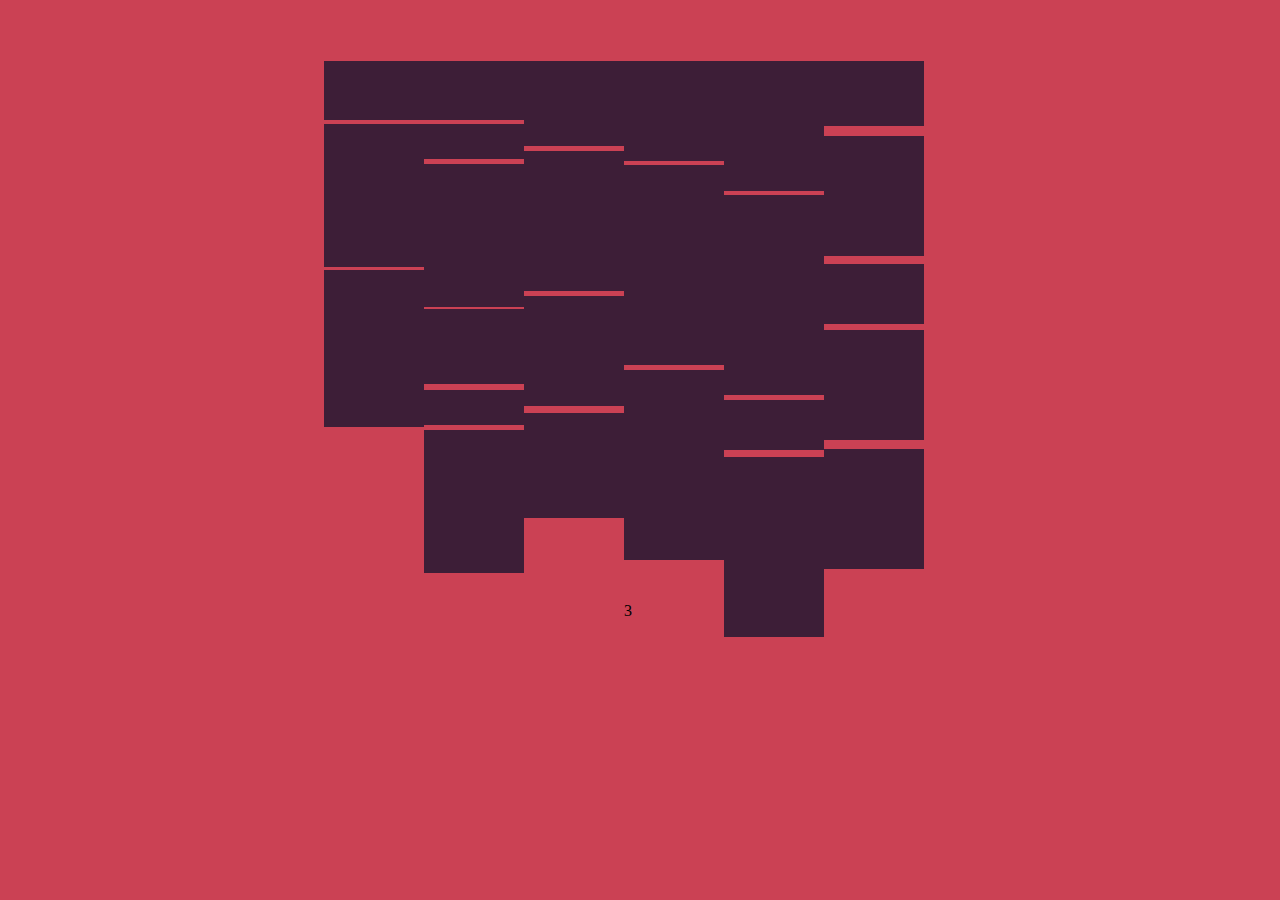
<file: Git/masonry-layout-challenge/index.html>
<html>
    <head>
    </head>
    <body style="background-color: rgb(203,65,84)">
        
        <div style="margin-left: 25%; padding-right: 32%;  padding-top: 45px;">
                <div style="display: grid;  grid-template-columns: auto auto auto auto auto auto;">

                
                    <div style=" display:grid; grid-gap: 10px 10px; margin-top: 8%; grid-template-rows: 9% 23% auto;width: 100px;">
                        <div style=" background-color: #3D1E37; height:59px ; width: 100px; "></div>
                        <div style=" background-color: #3D1E37; height:143px; width: 100px; "></div>
                        <div style=" background-color: #3D1E37; height: 157px; width: 100px; "></div>
                        
                    </div>

                    <div style=" display:grid; grid-gap: 10px 10px;; margin-top: 8%; grid-template-rows: 9% 5%23% 12% 5% auto;width: 100px;">
                        <div style=" background-color: #3D1E37; height:59px ; width: 100px; "></div>
                        <div style=" background-color: #3D1E37; height:35px; width: 100px; "></div>
                        <div style=" background-color: #3D1E37; height: 143px; width: 100px; "></div>
                        <div style=" background-color: #3D1E37; height:75px ; width: 100px; "></div>
                        <div style=" background-color: #3D1E37; height:35px; width: 100px; "></div>
                        <div style=" background-color: #3D1E37; height: 143px; width: 100px; "></div>
                    </div>

                    <div style=" display:grid; grid-gap: 10px 10px; margin-top: 8%; grid-template-rows: 13.5% 23% 18% auto;width: 100px;">
                        <div style=" background-color: #3D1E37; height:85px ; width: 100px; "></div>
                        <div style=" background-color: #3D1E37; height:140px; width: 100px; "></div>
                        <div style=" background-color: #3D1E37; height: 110px; width: 100px; "></div>
                        <div style=" background-color: #3D1E37; height: 105px; width: 100px; "></div>
                        
                    </div>

                    <div style=" display:grid; grid-gap: 10px 10px; margin-top: 8%; grid-template-rows: 16% 33% auto;width: 100px;">
                        <div style=" background-color: #3D1E37; height:100px ; width: 100px; "></div>
                        <div style=" background-color: #3D1E37; height:200px; width: 100px; "></div>
                        <div style=" background-color: #3D1E37; height: 190px; width: 100px; "></div>3
                       
                    </div>

                

                    <div style=" display:grid; grid-gap: 10px 10px;; margin-top: 8%; grid-template-rows: 21% 33% 8% auto;;width: 100px;">
                        <div style=" background-color: #3D1E37; height:130px ; width: 100px; "></div>
                        <div style=" background-color: #3D1E37; height: 200px; width: 100px; "></div>
                        <div style=" background-color: #3D1E37; height:50px ; width: 100px; "></div>
                        <div style=" background-color: #3D1E37; height:180px ; width: 100px; "></div>
                      
                    </div>

                    <div style=" display:grid; grid-gap: 10px 10px; margin-top: 8%; grid-template-rows: 11% 20% 9.5% 18.5% auto;; width: 100px;">
                        <div style=" background-color: #3D1E37; height:65px ; width: 100px; "></div>
                        <div style=" background-color: #3D1E37; height:120px; width: 100px; "></div>
                        <div style=" background-color: #3D1E37; height: 60px; width: 100px; "></div>
                        <div style=" background-color: #3D1E37; height:110px ; width: 100px; "></div>
                        <div style=" background-color: #3D1E37; height:120px; width: 100px; "></div>
                        
                    </div>

                </div>
            </div>
    </body>
</html>
</file>
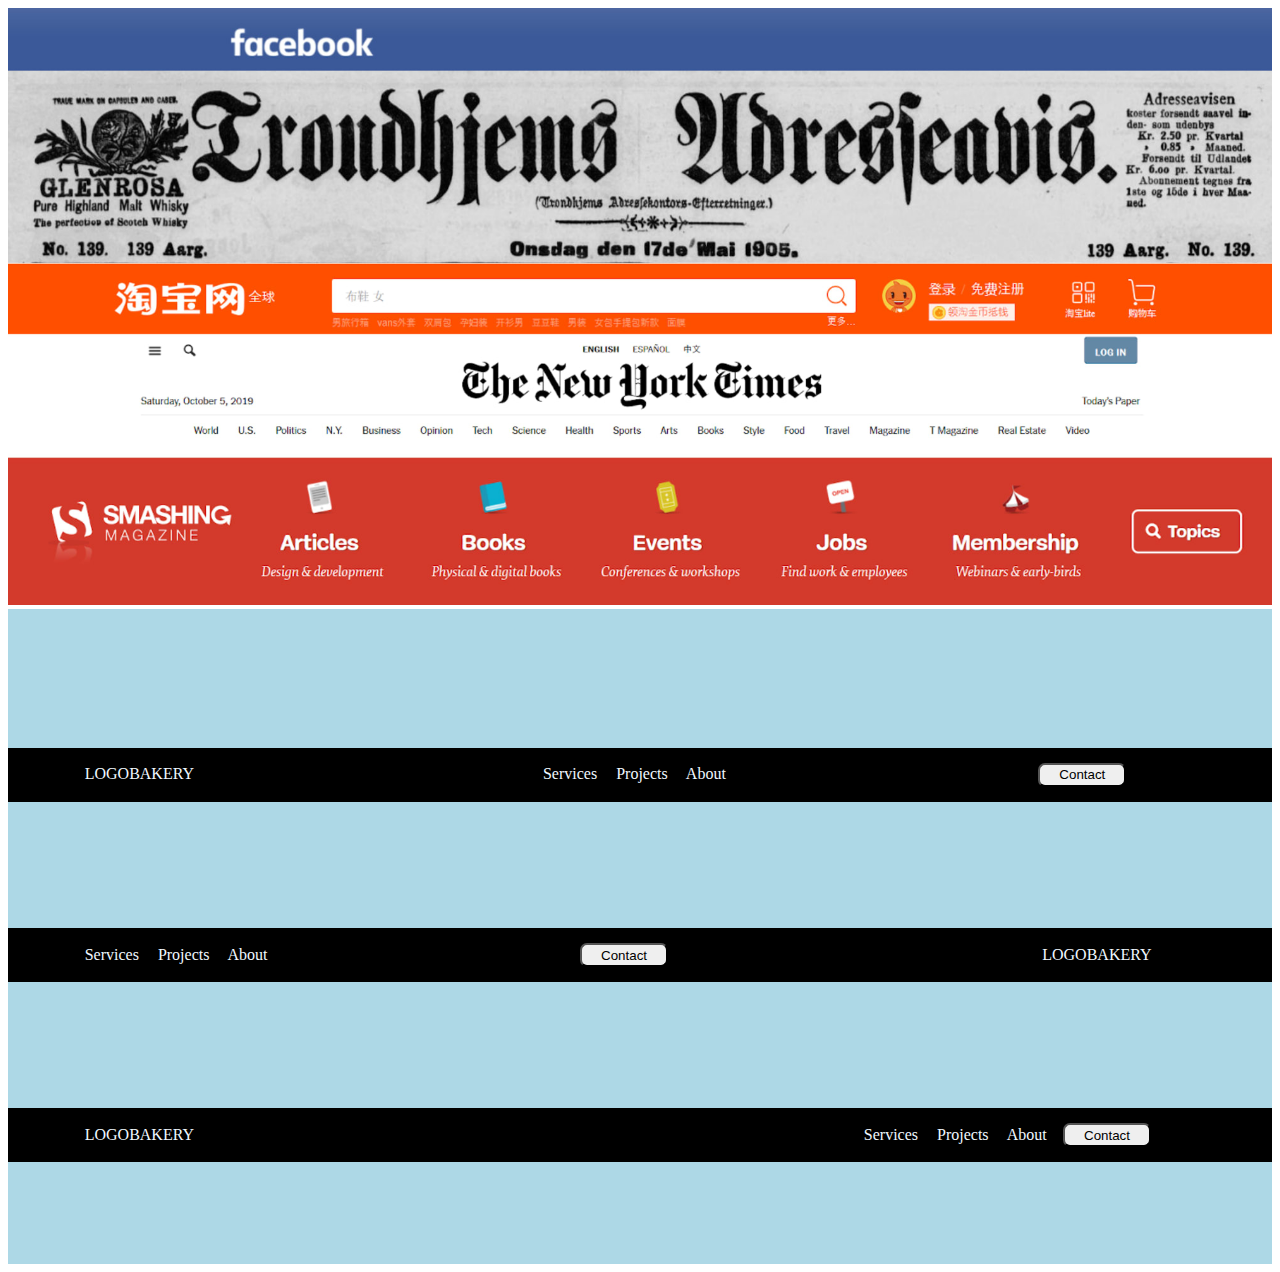
<file: Git/nameplate-challenge/index.html>
<!--Write the html code here -->

<!DOCTYPE html>
<html lang="en">
<head>
    <meta charset="UTF-8">
    <meta http-equiv="X-UA-Compatible" content="IE=edge">
    <meta name="viewport" content="width=device-width, initial-scale=1.0">
    <title>Document</title>
    <style>
        .main1
        {
            background-color: rgb(173,216,230);
            padding-top: 1%;
            padding-bottom: 8%;
        }
        .s1
        {
            margin-top: 10%;
            border: 15px solid black;
            background: black; 
            border: 15px solid black;
        }
        .s2
        {
            margin-top: 10%;
    border: 15px solid black;
    background: black;
        }
        .s3
        {

           
    margin-top: 10%;
    border: 15px solid black;
    background: black;
        }


    .b1
    {
    margin-left: 20%;
    border-radius: 7px;
    width: 88px;
    height: 24px;
    }
    .b2
    {
        
    border-radius: 7px;
    width: 88px;
    height: 24px;
    margin-left: 1%;
    }
        
    </style>
</head>
<body>
    <header><img src="nameplate-collage.jpeg" alt="" style="width: 100%; height: 25%;"></header>
    <div class="main1">
    <nav class="s1">
     <span style="margin-left: 5%; color: aliceblue;">LOGOBAKERY</span>   
     <span style="margin-left: 28%; color: aliceblue;">Services</span>
     <span style="text-align: center; color: aliceblue; padding: 15px;">Projects</span>
     <span style="margin-right: 5%; color: aliceblue;">About</span>
    <button class="b1">Contact</button>

    </nav>
    <nav class="s2">
          
        <span style="margin-left: 5%; color: aliceblue;">Services</span>
        <span style="text-align: center; color: aliceblue; padding: 15px;">Projects</span>
        <span style="margin-right: 5%; color: aliceblue;">About</span>
        <button class="b1">Contact</button>
        <span style="margin-left: 30%; color: aliceblue;">LOGOBAKERY</span> 
    </nav>
    <nav class="s3">
        <span style="margin-left: 5%; color: aliceblue;">LOGOBAKERY</span> 
        <span style="margin-left: 54%; color: aliceblue;">Services</span>
        <span style="text-align: center; color: aliceblue; padding: 15px;">Projects</span>
        <span style=" color: aliceblue;">About</span>
        <button class="b2">Contact</button>
        
    </nav>
</div>

</body>
</html>
</file>
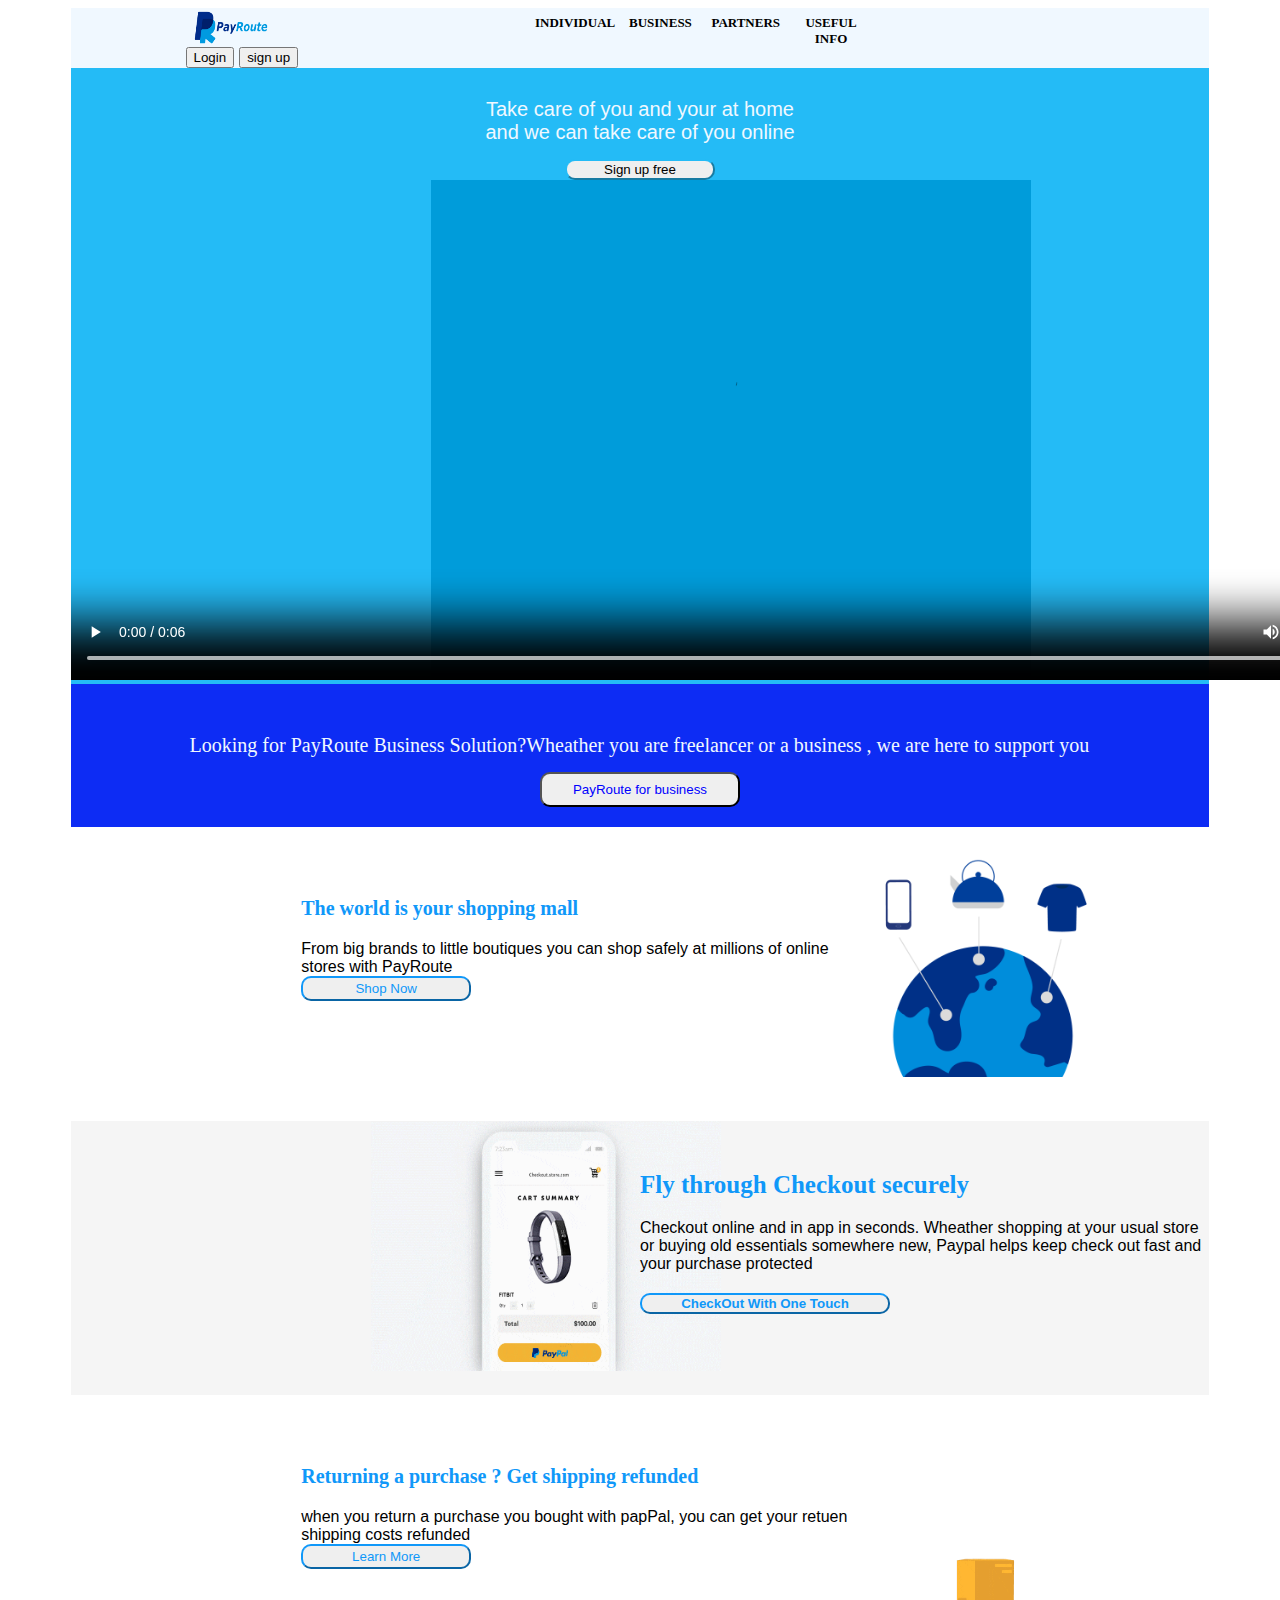
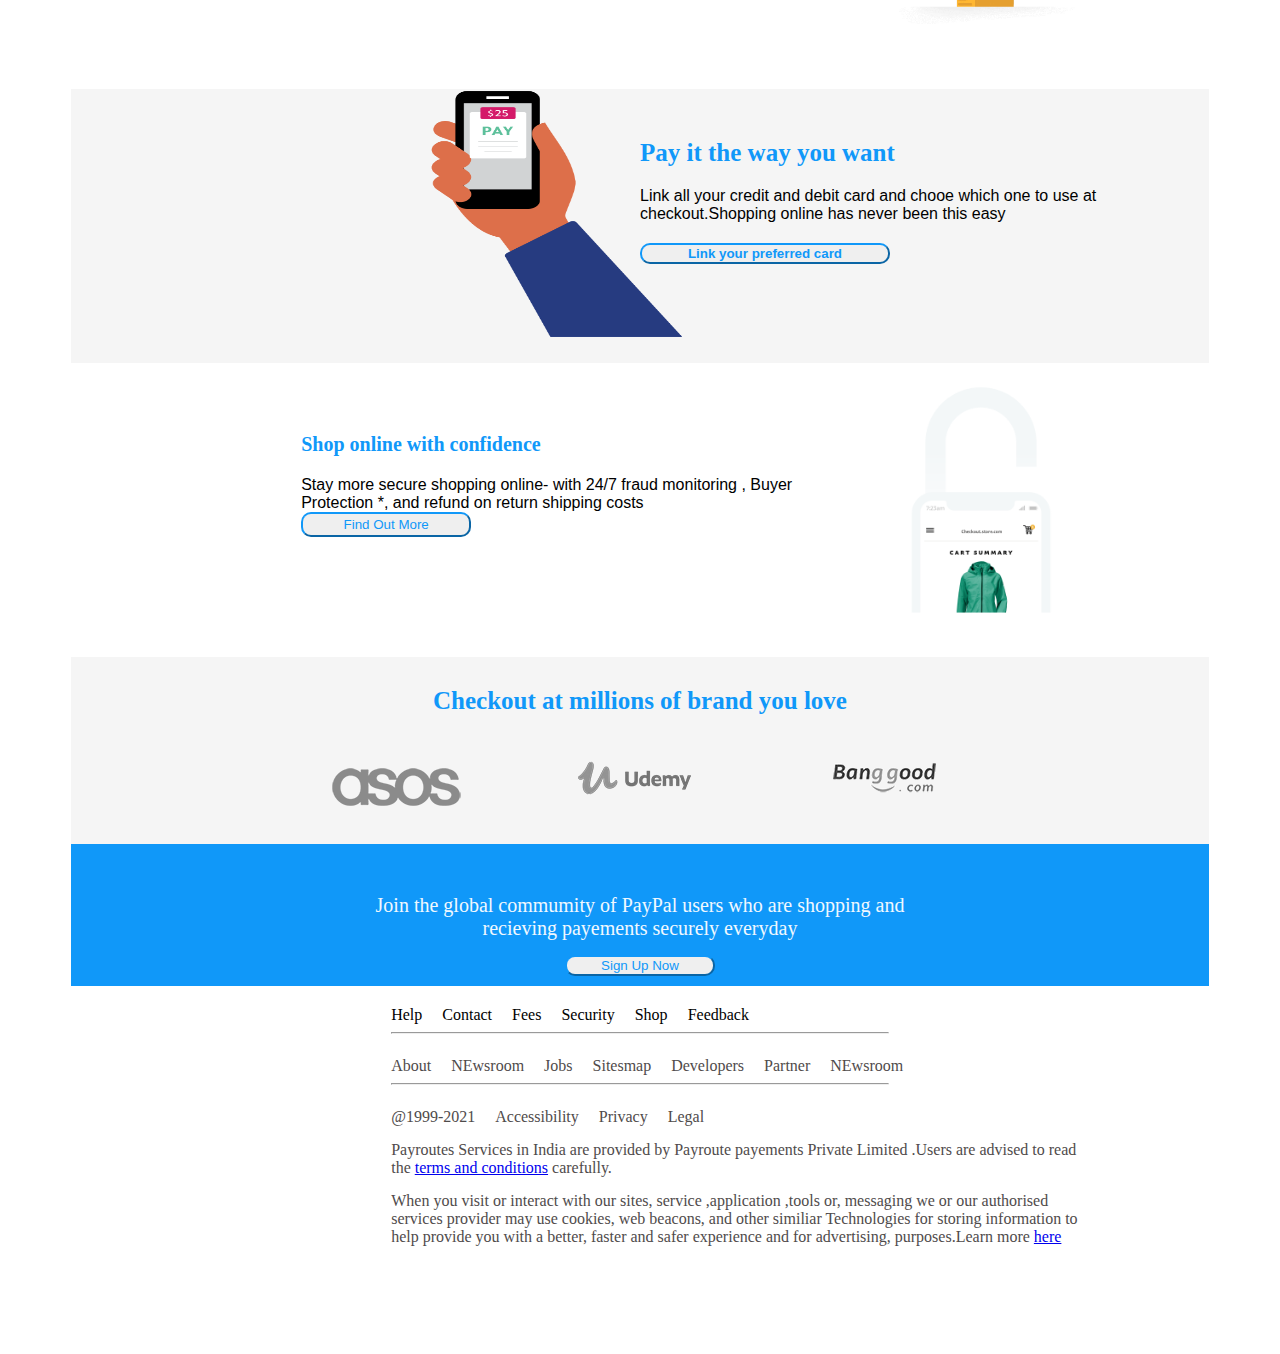
<file: Git/payroute-challenge/index.html>
<!DOCTYPE html>
<html lang="en">
<head>
    <meta charset="UTF-8">
    <meta name="viewport" content= "width=device-width, user-scalable=no">
    <meta http-equiv="X-UA-Compatible" content="IE=edge">
  
    <link rel="stylesheet" href="mystyle.css">
    <title>Document</title>
</head>
<body >
     <!-- start top -->
     <div class="start1">
        <div class="start1_1"><img src="assets\PayRoute_Logo.png" alt="payroute" style="width:80px"></div>
        <div class="start1_12"><img class="start1_12img" src="assets\PayRoute_Logo_1.png" alt="payroute" style="width:80px"></div>
         
          <div class="start1_2">
              <div class="start1_2_1">INDIVIDUAL</div>
              <div class="start1_2_1">BUSINESS</div>
              <div class="start1_2_1">PARTNERS</div>
              <div class="start1_2_1">USEFUL INFO</div>
          </div>
 
          <div class="start1_3">
             <div  class='login' style="margin-right:5px"><button type="button" class="blogin" > Login</button></div>
             
             <div class="signup"><button type="button" >sign up</button></div>
          </div>
 
 
     </div>
     <!--  start2 -->

      <div class="start2">
            <div class="start2_1">
                 <div> Take care of you and your at home</div>
                 <div>and we can take care of you online</div>
            </div>

            <div class="start2_2"> <button type="button"  class="button1"style="">Sign up free</button></div>

            <div class="video">
                <video class="video1" width="1320" height="500" controls ><source src="assets\IN_everyday_essentials_desktop_v5.mp4" type="video/mp4"></video>
                <video class="video2" width="500" height="250" controls ><source src="assets\IN_everyday_essentials_mobile_v5.mp4" type="video/mp4"></video>
               
            </div>
      </div>

      <!-- start of 3 -->
      <div class="start3">
        <div class="start3_1">Looking for PayRoute Business Solution?</div>
        <div class="start3_2">Wheather you are freelancer or a business , we are here to support you</div>
  
        <div class="start3_3"> <button type="button" class="button"> PayRoute for business</button></div>

      </div>

      <!--  start4  -->
      <div class="start4">
        <div class="start4_1">
          <div class="start4_11"> The world is your shopping mall</div>
          <div class="start4_12"> From big brands to little boutiques you can shop safely at millions of online stores with PayRoute</div>
          <div class="start4_13"><button type="button" class="button3">Shop Now</button></div>

        </div>
        <div class="start4_2">
          <img  class="start4_2img" src="assets\shopping.png" alt="earth ">
        </div>
      
      </div>

      <!-- start 5 mobile -->
      <div class="start5">
          <div class="start5_1"> <img  class="start5_1img" src="assets\fly.gif" alt="gif"></div>
        <div class="start5_2">
          <div class="start5_21">Fly through Checkout securely</div>
          <div class="start5_22"> Checkout online and in app in seconds. Wheather shopping at your usual store or buying old essentials somewhere new,
            Paypal helps keep check out fast and your purchase protected</div>
          <div class="start5_23"> <button type="button" class="button5">CheckOut With One Touch</button></div>

         </div>
           </div>
           <!--  start 6  dresss-->
           <div class="start6">
            <div class="start6_1">
          <div class="start6_11">Returning a purchase ? Get shipping refunded </div>
          <div class="start6_12">when you return a purchase you bought with papPal, you can get your retuen shipping costs refunded</div>
          <div class="start6_13"> <button type="button" class="button6">Learn More</button></div>
        </div>
        <div> <img  class="start6_2img" src="assets\Dress-FreeReturnShipping.gif" alt="gif"></div>

    </div>



    <!--      start 7 mobile in hand -->
    <div class="start7">
      <div class="start7_1"> <img  class="start7_1img" src="assets\pay-v2.png" alt="mobile in hand"></div>

      <div class="start7_2">
        <div class="start7_21">Pay it the way you want</div>
        <div class="start7_22"> Link all your credit and debit card and chooe which one to use at checkout.Shopping online has never been this easy</div>
        <div class="start7_23"> <button type="button" class="button7"> Link your preferred card</button></div>
      </div>

    </div>


    <!--  start 8 lock with green shirt -->
    <div class="start8">

      <div class="start8_1">
        <div class="start8_11">Shop online with confidence</div>
        <div class="start8_12">Stay more secure shopping online- with 24/7 fraud monitoring , Buyer Protection *, and refund on return shipping costs </div>
        <div class="start8_13"> <button type="button" class="button8">Find Out More</button></div>
      </div>

      <div class="start8_2"> <img  class="start8_2img"src="assets\confidence.png" alt="lock with green shirt"></div>
    </div>
    
        <!--  start 9 with 3 logo asos udemy bang good -->
        <div class="start9">
          <div class="start9_1" > Checkout at millions of brand you love </div>

          <div class="start9_2">
              <div class="start9_21"><img  class="start9_2img1 "  src="assets\asos_v3a.png" alt="asos"></div>
              <div class="start9_22"> <img class="start9_2img2 "   src="assets\udemy_v1.png" alt="udemy"></div>
              <div class="start9_23"> <img class="start9_2img3 "   src="assets\banggood_v1.png" alt="banggood"></div>

          </div>
          
        </div>

        <!--  start 10 below 3 logos that is sign up now button -->
        <div class="start10">
          <div class="start10_1"> Join the global commumity of PayPal users who are shopping and recieving payements securely  everyday</div>
          <div class="start10_2"> <button type="button" class="button10">Sign Up Now</button></div>
        </div>

        <!--  start 11 sign up now -->
        <div class="start11">
          <div class="start11_1">
              <div class="foot">Help</div>
              <div class="foot">Contact</div>
              <div class="foot">Fees</div>
              <div class="foot">Security</div>
              <div class="foot">Shop</div>
              <div class="foot">Feedback</div>
          </div>
          <hr>
          <div class="start11_2">
            <div class="foot2">About</div>
            <div class="foot2">NEwsroom</div>
            <div class="foot2">Jobs</div>
            <div class="foot2">Sitesmap</div>
            <div class="foot2">Developers</div>
            <div class="foot2">Partner</div>
            <div class="foot2">NEwsroom</div>
          </div>
          <hr>
          <div class="start11_3">
               <div class="foot3">@1999-2021</div>
               <div class="foot3">Accessibility</div>
               <div class="foot3">Privacy</div>
               <div class="foot3">Legal</div>
          </div>
          <div class="start11_4">
            Payroutes Services in India are provided by Payroute payements Private Limited .Users are advised to read the <a href="#">terms and conditions</a> carefully.
          </div>
          <div class="start11_5">
            When you visit or interact with our sites, service ,application ,tools or, messaging we or our authorised services provider may use cookies, web beacons, and other similiar Technologies for storing information to help provide you with a better, faster and safer experience and for advertising, purposes.Learn more <a href="#"> here</a>
          </div>

        </div>

</body>
</html>
</file>
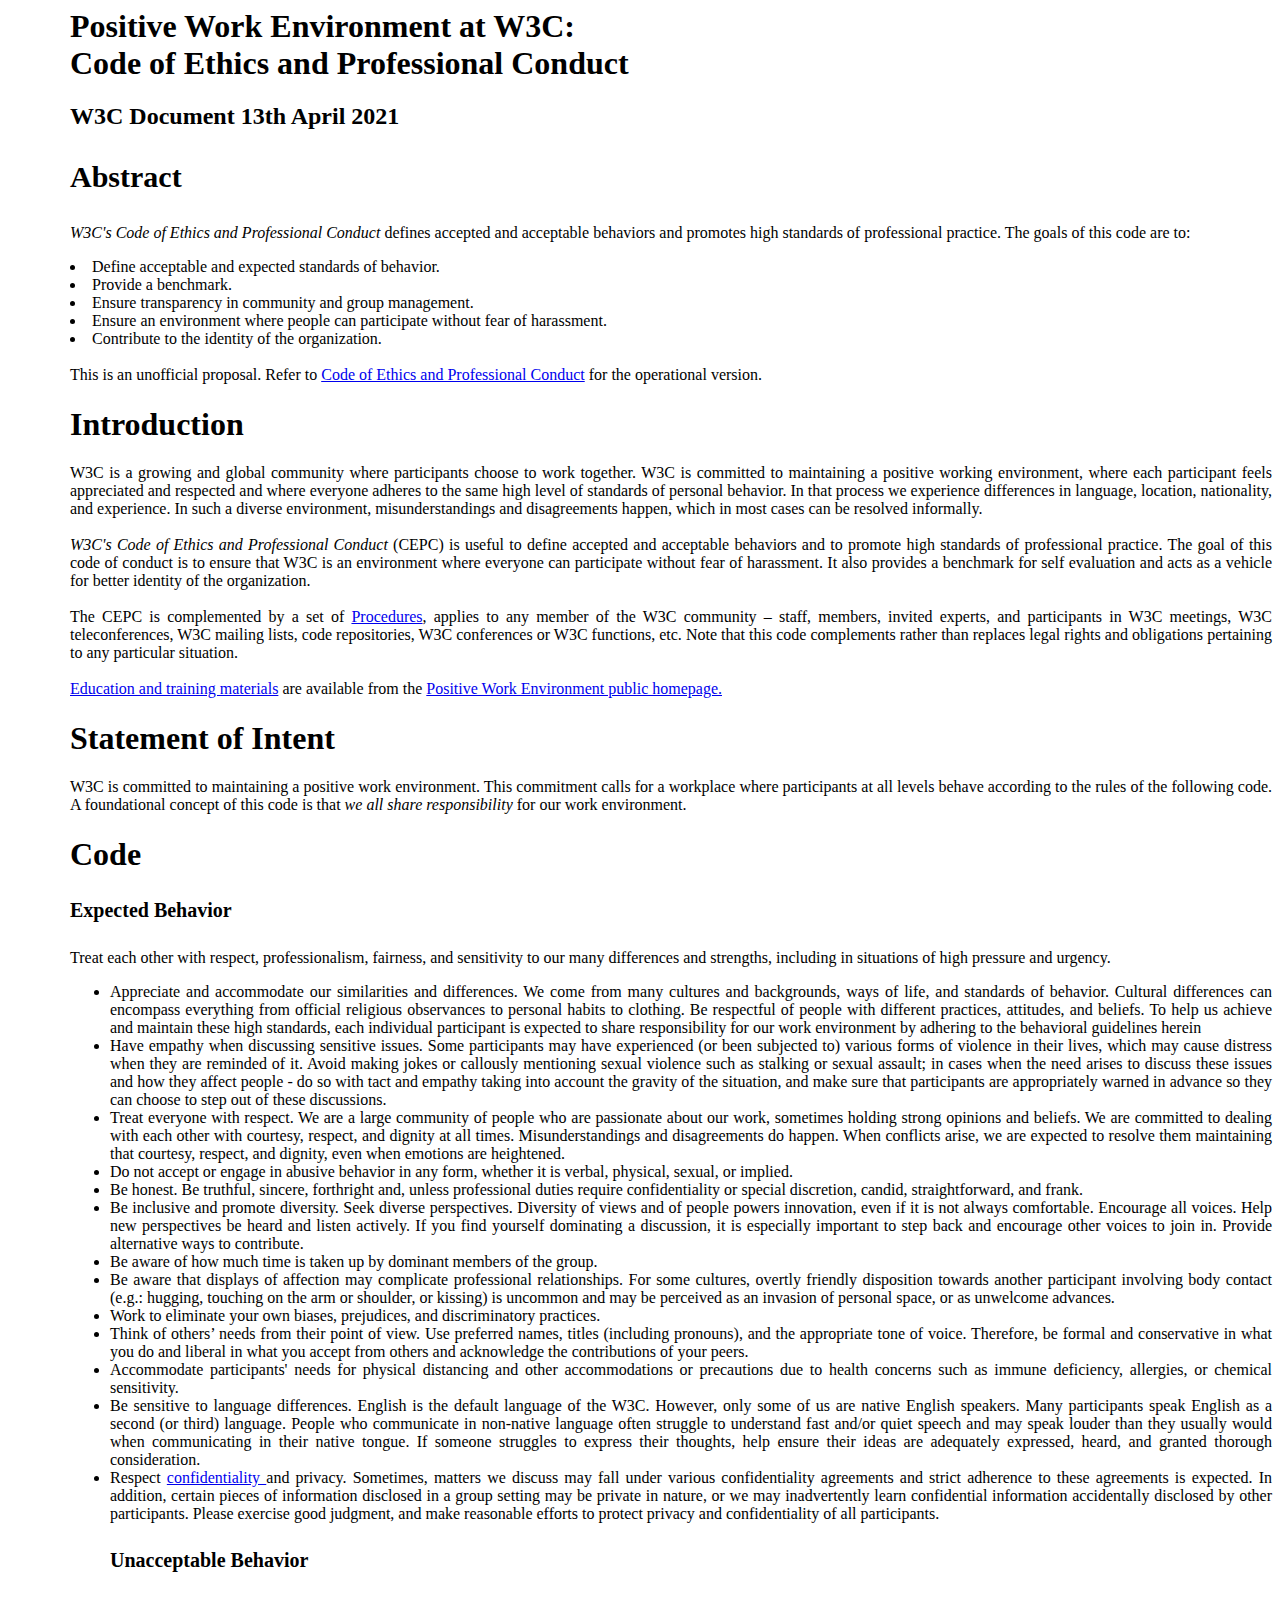
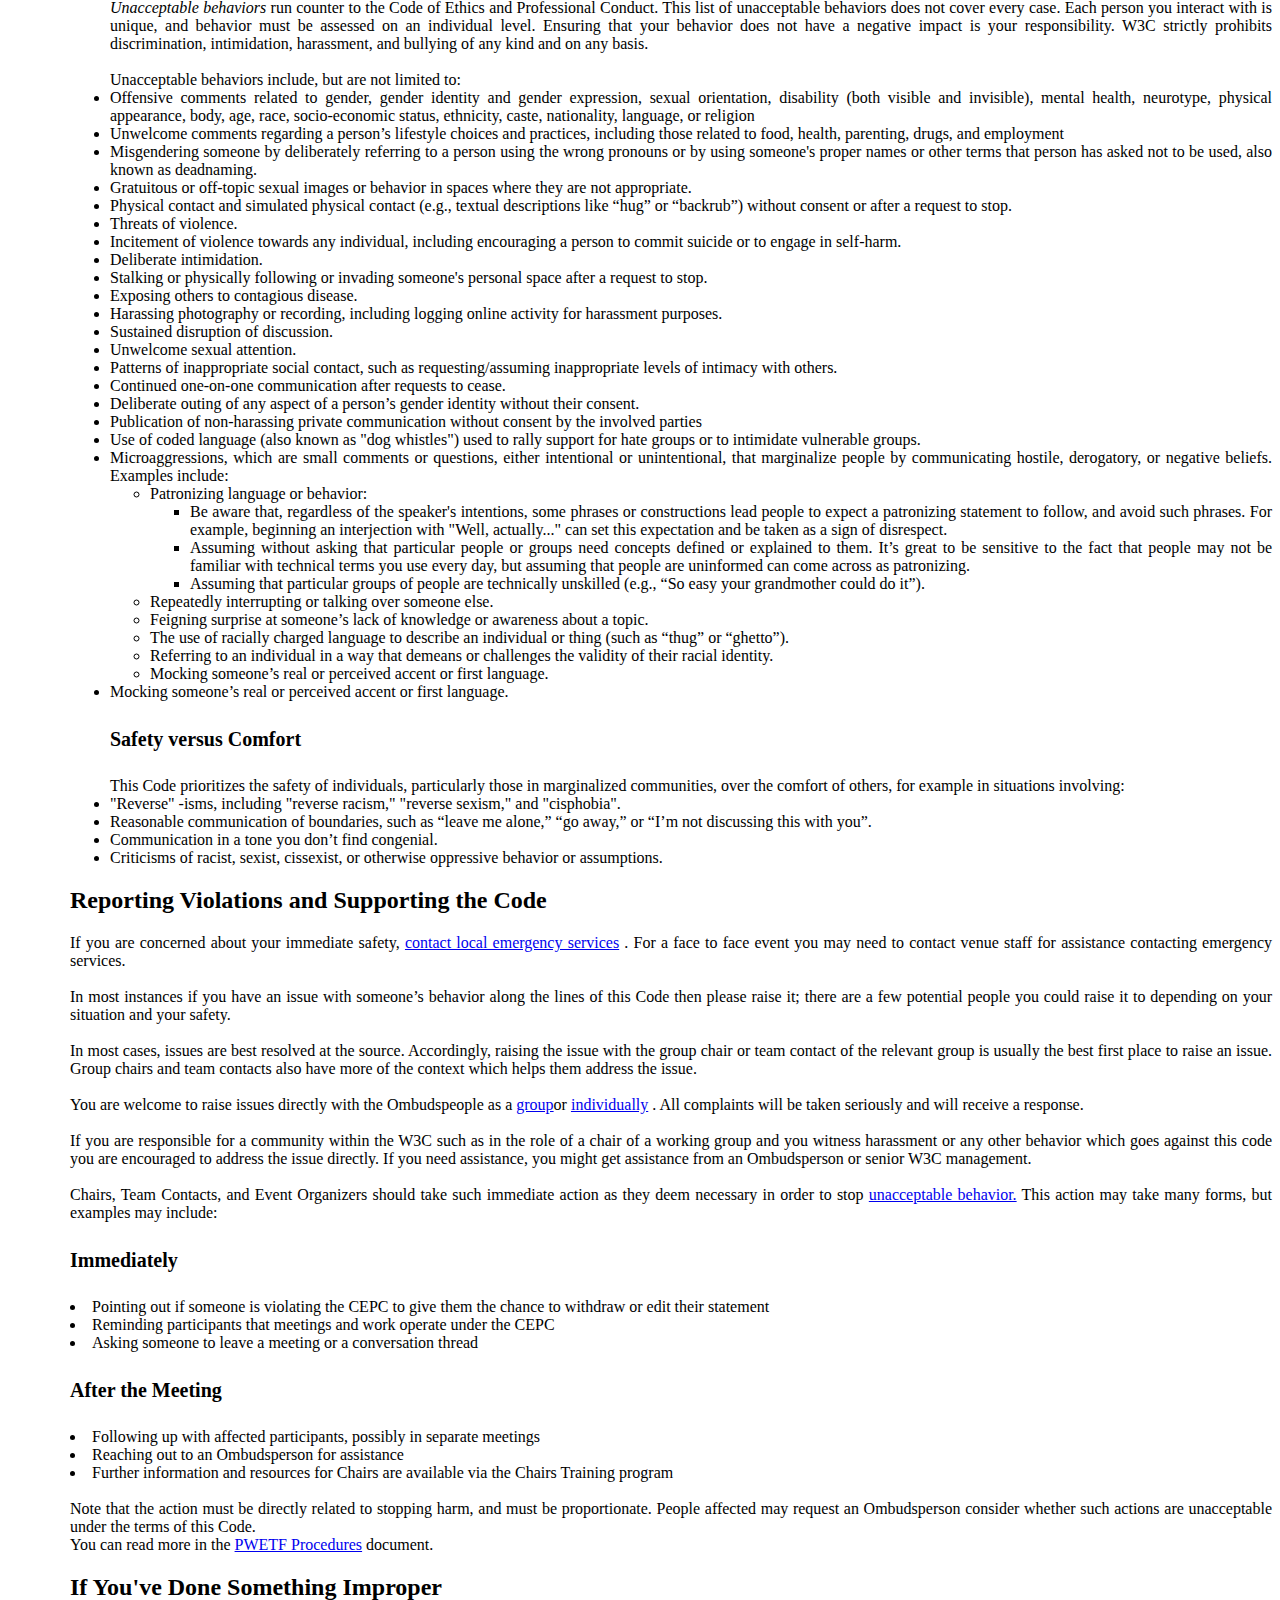
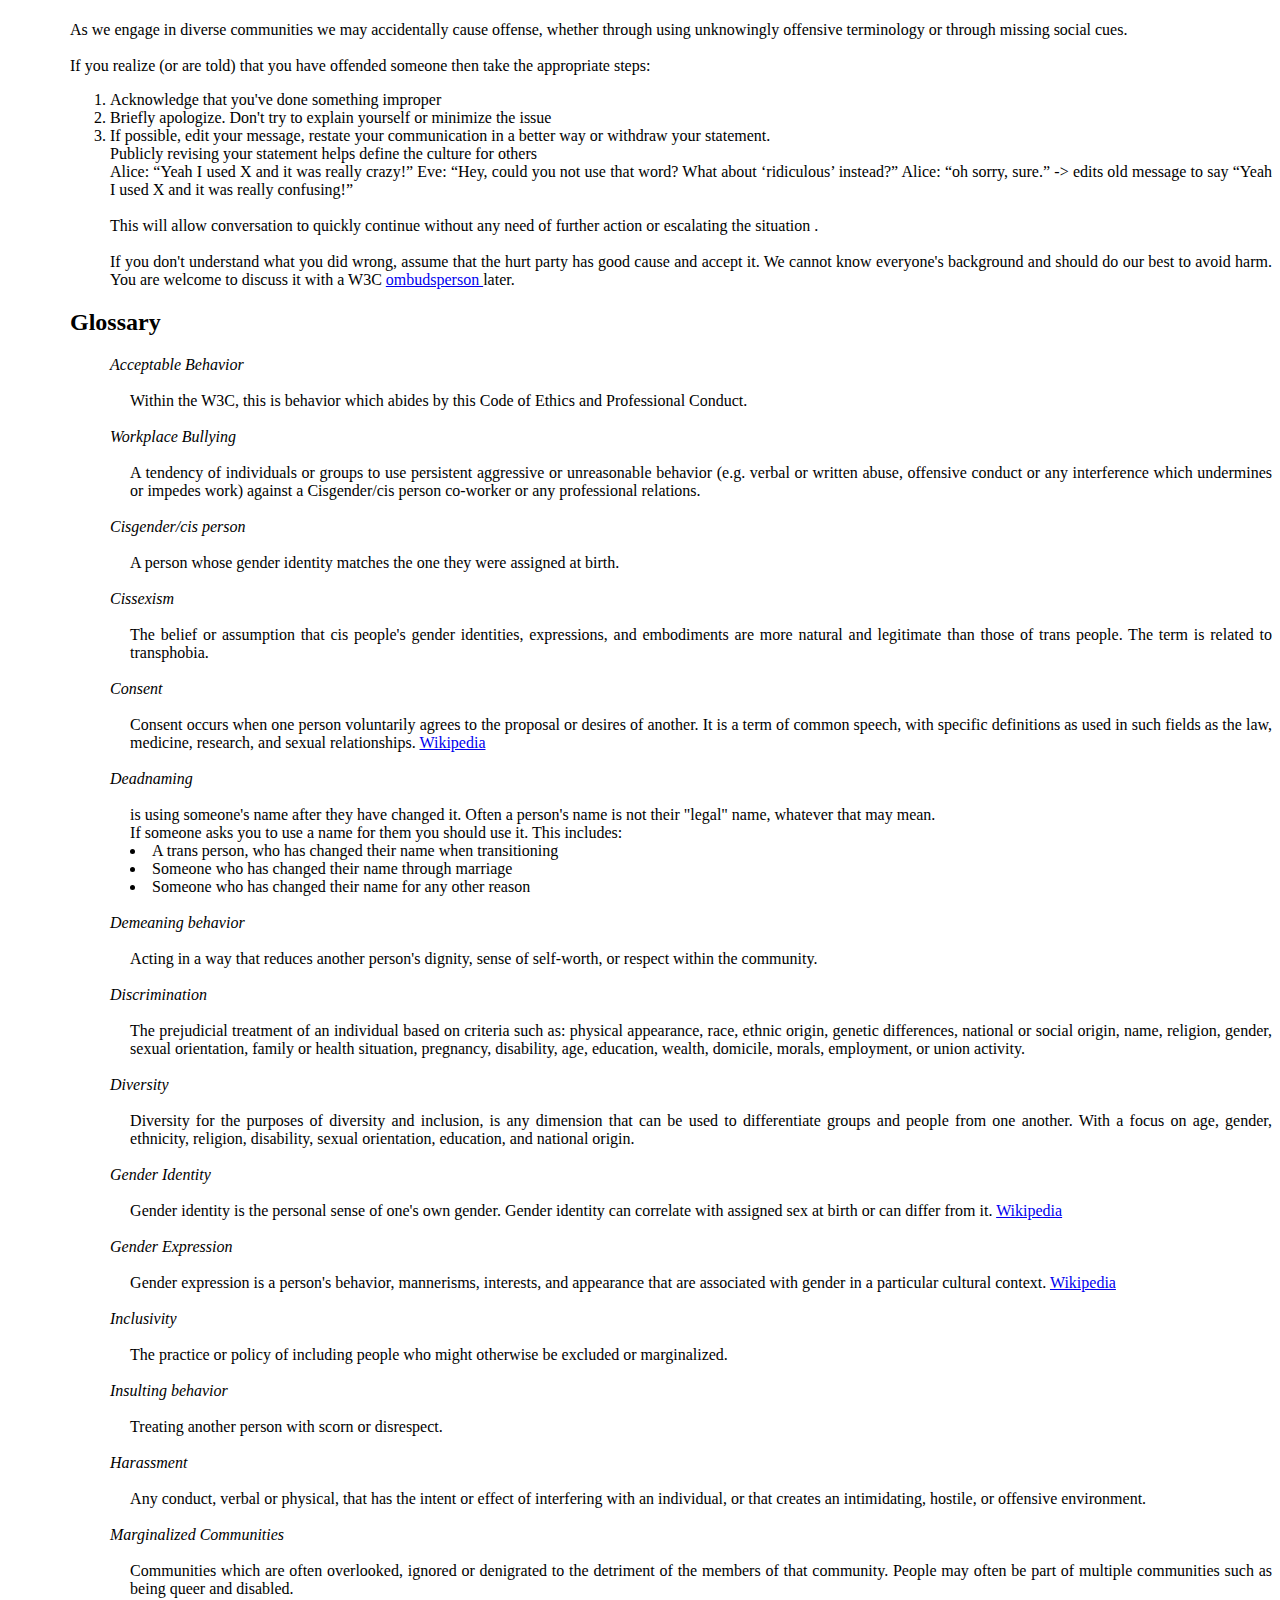
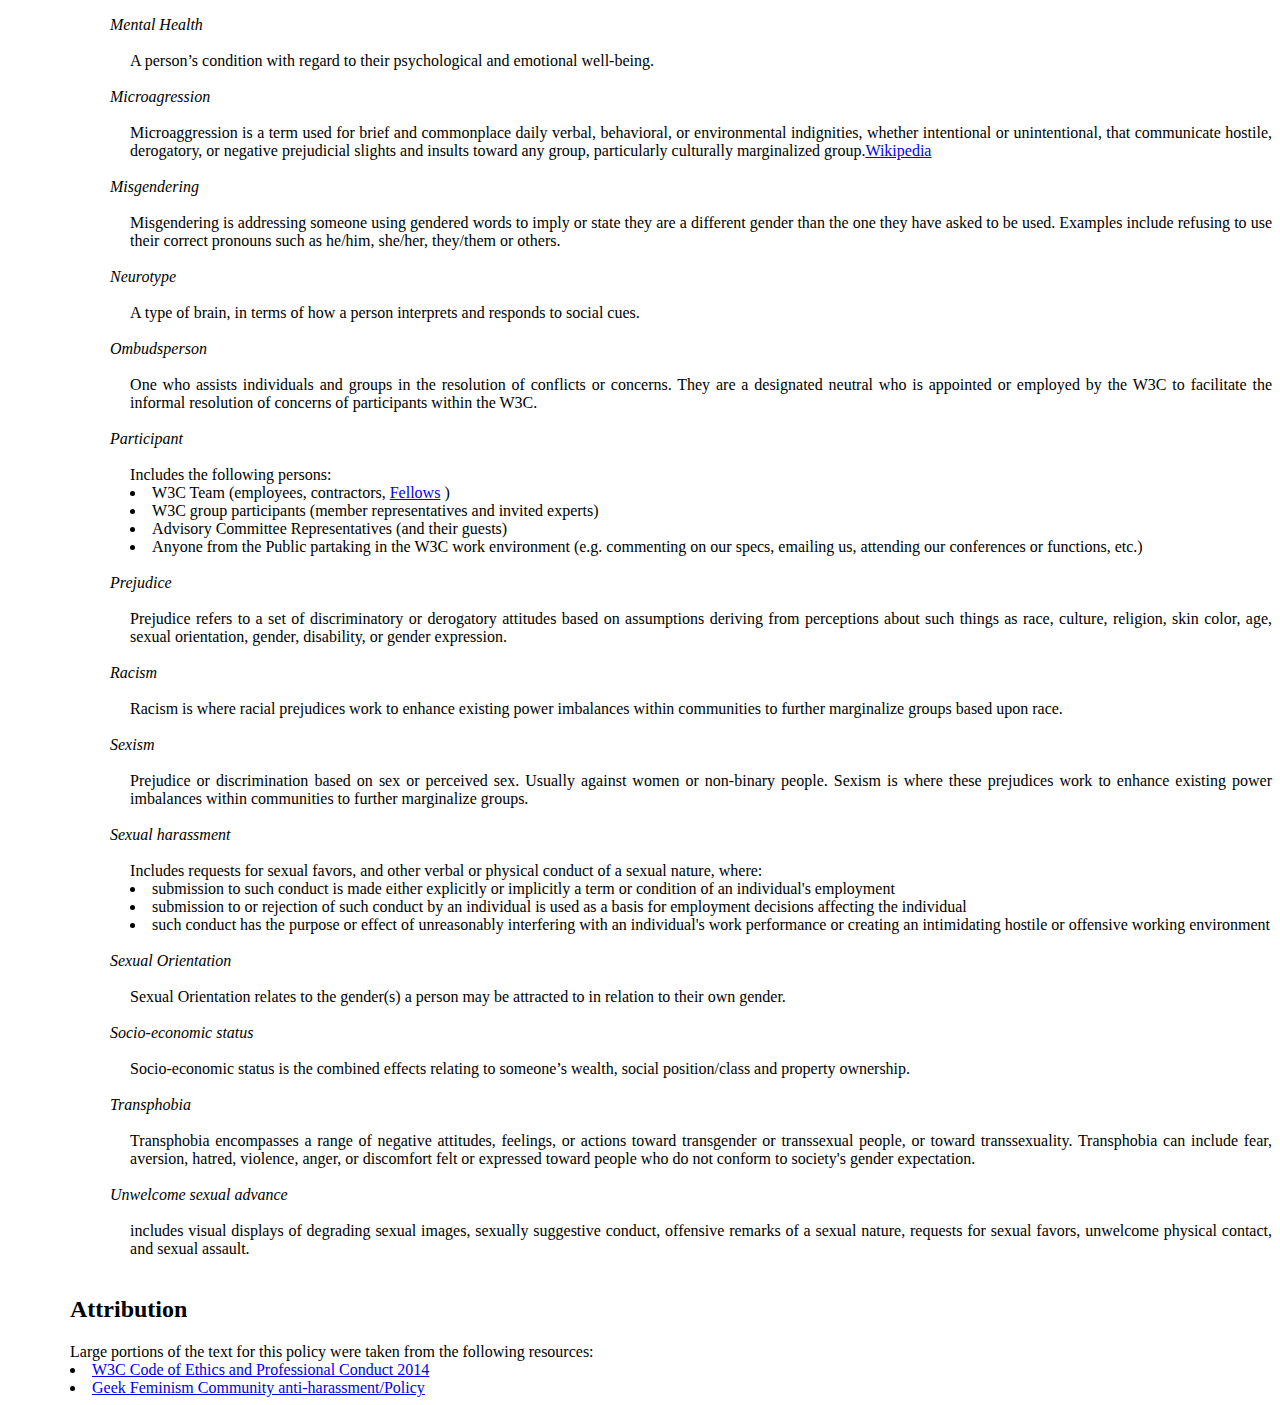
<file: Git/positive-work-environment-task-force-challenge/index.html>
<!--Write the html code here -->
<html>
    <head>
        <style>
            body{text-align: justify;}
            header{
                text-align: left;
            }
            h2{
                text-align: left;
            }
            h3{
                text-align: left;
                font-weight: bold;
                font-size: 30px;
            }
            li{
                text-align: justify;
                
            }
            dd{
              font-style: italic;
            }
            dt{
                margin-left: 5% ;
            }
            .s1{
                font-style: italic;
            }
        </style>

    </head>
    <body style="margin-left: 70px;">
        
        <header>
            <h1>Positive Work Environment at W3C: <br>Code of Ethics and Professional Conduct</h1>
        </header>
        
            <h2 > W3C Document 13th April 2021 </h2>
            <h3 > Abstract </h3>
            <p> <span class="s1"> W3C's Code of Ethics and Professional Conduct </span> defines accepted and acceptable behaviors and promotes
                high standards of professional practice. The goals of this code are to:
                <li>Define acceptable and expected standards of behavior.</li>
                <li>Provide a benchmark.</li>
                <li>Ensure transparency in community and group management.</li>
                <li>Ensure an environment where people can participate without fear of harassment.</li>
                <li>Contribute to the identity of the organization.</li>
                <br>
                This is an unofficial proposal. Refer to <a href=https://www.w3.org/Consortium/cepc/ >Code of Ethics and Professional Conduct</a>  for the operational version.
            </p>
            <h1>Introduction</h1>
            <article>
                W3C is a growing and global community where participants choose to work together. W3C is committed to
            maintaining a positive working environment, where each participant feels appreciated and respected and
            where everyone adheres to the same high level of standards of personal behavior. In that process we
            experience differences in language, location, nationality, and experience. In such a diverse environment,
            misunderstandings and disagreements happen, which in most cases can be resolved informally.
            <br><br>
               <span class="s1">W3C's Code of Ethics and Professional Conduct</span>  (CEPC) is useful to define accepted and acceptable
            behaviors and to promote high standards of professional practice. The goal of this code of conduct is to
            ensure that W3C is an environment where everyone can participate without fear of harassment. It also
            provides a benchmark for self evaluation and acts as a vehicle for better identity of the organization.
            <br><br>
                The CEPC is complemented by a set of <a href="#"> Procedures</a>, applies to any member of the W3C community – staff,
            members, invited experts, and participants in W3C meetings, W3C teleconferences, W3C mailing lists, code
            repositories, W3C conferences or W3C functions, etc. Note that this code complements rather than replaces
            legal rights and obligations pertaining to any particular situation.
            <br><br>
            <a href="#">Education and training materials</a>  are available from the <a href="#">Positive Work Environment public homepage.</a> 
            </article>
            <h1>Statement of Intent</h1>
            <p>
                W3C is committed to maintaining a positive work environment. This commitment calls for a workplace
            where participants at all levels behave according to the rules of the following code. A foundational concept
            of this code is that <span class="s1"> we all share responsibility</span> for our work environment.
            </p>
            <h1>Code</h1>
            <h4 style="font-size: 20px; font-weight:bold">Expected Behavior</h4>
            <article>
                <p>Treat each other with respect, professionalism, fairness, and sensitivity to our many differences and
            strengths, including in situations of high pressure and urgency.</p>
            <ul>
                <li>
                    Appreciate and accommodate our similarities and differences. We come from many cultures and
                    backgrounds, ways of life, and standards of behavior. Cultural differences can encompass everything
                    from official religious observances to personal habits to clothing. Be respectful of people with different
                    practices, attitudes, and beliefs. To help us achieve and maintain these high standards, each individual
                    participant is expected to share responsibility for our work environment by adhering to the behavioral
                    guidelines herein
                </li>
                <li>
                    Have empathy when discussing sensitive issues. Some participants may have experienced (or been
                    subjected to) various forms of violence in their lives, which may cause distress when they are
                    reminded of it. Avoid making jokes or callously mentioning sexual violence such as stalking or sexual
                    assault; in cases when the need arises to discuss these issues and how they affect people - do so with
                    tact and empathy taking into account the gravity of the situation, and make sure that participants are
                    appropriately warned in advance so they can choose to step out of these discussions.
                    
                </li>
                <li>
                    Treat everyone with respect. We are a large community of people who are passionate about our work,
                    sometimes holding strong opinions and beliefs. We are committed to dealing with each other with
                    courtesy, respect, and dignity at all times. Misunderstandings and disagreements do happen. When
                    conflicts arise, we are expected to resolve them maintaining that courtesy, respect, and dignity, even
                    when emotions are heightened.
                </li>
                <li>
                    Do not accept or engage in abusive behavior in any form, whether it is verbal, physical, sexual, or
                    implied.
                </li>
                <li>
                    Be honest. Be truthful, sincere, forthright and, unless professional duties require confidentiality or
                    special discretion, candid, straightforward, and frank.
                </li>
                <li>
                    Be inclusive and promote diversity. Seek diverse perspectives. Diversity of views and of people
                    powers innovation, even if it is not always comfortable. Encourage all voices. Help new perspectives
                    be heard and listen actively. If you find yourself dominating a discussion, it is especially important to
                    step back and encourage other voices to join in. Provide alternative ways to contribute.
                </li>
                <li>
                    Be aware of how much time is taken up by dominant members of the group.
                </li>
                <li>
                    Be aware that displays of affection may complicate professional relationships. For some cultures,
                    overtly friendly disposition towards another participant involving body contact (e.g.: hugging,
                    touching on the arm or shoulder, or kissing) is uncommon and may be perceived as an invasion of
                    personal space, or as unwelcome advances.
                </li>
                <li>
                    Work to eliminate your own biases, prejudices, and discriminatory practices.
                </li>
                <li>
                    Think of others’ needs from their point of view. Use preferred names, titles (including pronouns), and
                    the appropriate tone of voice. Therefore, be formal and conservative in what you do and liberal in what
                    you accept from others and acknowledge the contributions of your peers.
                </li>
                <li>
                    Accommodate participants' needs for physical distancing and other accommodations or precautions
                    due to health concerns such as immune deficiency, allergies, or chemical sensitivity.
                </li>
                <li>
                    Be sensitive to language differences. English is the default language of the W3C. However, only some
                    of us are native English speakers. Many participants speak English as a second (or third) language.
                    People who communicate in non-native language often struggle to understand fast and/or quiet speech
                    and may speak louder than they usually would when communicating in their native tongue. If someone
                    struggles to express their thoughts, help ensure their ideas are adequately expressed, heard, and granted
                    thorough consideration.
                </li>
                <li>
                    Respect <a href="#">confidentiality </a> and privacy. Sometimes, matters we discuss may fall under various
                    confidentiality agreements and strict adherence to these agreements is expected. In addition, certain
                    pieces of information disclosed in a group setting may be private in nature, or we may inadvertently
                    learn confidential information accidentally disclosed by other participants. Please exercise good
                    judgment, and make reasonable efforts to protect privacy and confidentiality of all participants.
                    
                </li>
                <h4 style="font-size: 20px; font-weight:bold">Unacceptable Behavior</h4>
                <span class="s1">Unacceptable behaviors </span> run counter to the Code of Ethics and Professional Conduct. This list of
                unacceptable behaviors does not cover every case. Each person you interact with is unique, and behavior
                must be assessed on an individual level. Ensuring that your behavior does not have a negative impact is your
                responsibility. W3C strictly prohibits discrimination, intimidation, harassment, and bullying of any kind and
                on any basis.
                <br><br>
                Unacceptable behaviors include, but are not limited to:
                <li>
                    Offensive comments related to gender, gender identity and gender expression, sexual orientation,
                    disability (both visible and invisible), mental health, neurotype, physical appearance, body, age, race,
                    socio-economic status, ethnicity, caste, nationality, language, or religion
                </li>
                <li>
                    Unwelcome comments regarding a person’s lifestyle choices and practices, including those related to
                    food, health, parenting, drugs, and employment
                </li>
                <li>
                    Misgendering someone by deliberately referring to a person using the wrong pronouns or by using
                    someone's proper names or other terms that person has asked not to be used, also known as
                    deadnaming.
                </li>
                <li>Gratuitous or off-topic sexual images or behavior in spaces where they are not appropriate.</li>
                <li>
                    Physical contact and simulated physical contact (e.g., textual descriptions like “hug” or “backrub”)
                    without consent or after a request to stop.
                </li>
                <li>Threats of violence.</li>
                <li>
                    Incitement of violence towards any individual, including encouraging a person to commit suicide or to
                    engage in self-harm.
                </li>
                <li>Deliberate intimidation.</li>
                <li>Stalking or physically following or invading someone's personal space after a request to stop.</li>
                <li>Exposing others to contagious disease.</li>
                <li>Harassing photography or recording, including logging online activity for harassment purposes.</li>
                <li>Sustained disruption of discussion.</li>
                <li>Unwelcome sexual attention.</li>
                <li>
                    Patterns of inappropriate social contact, such as requesting/assuming inappropriate levels of intimacy
                    with others.
                </li>
                <li>Continued one-on-one communication after requests to cease.</li>
                <li>Deliberate outing of any aspect of a person’s gender identity without their consent.</li>
                <li>Publication of non-harassing private communication without consent by the involved parties</li>
                <li>
                    Use of coded language (also known as "dog whistles") used to rally support for hate groups or to
                    intimidate vulnerable groups.
                </li>
                <li>
                    Microaggressions, which are small comments or questions, either intentional or unintentional, that
                    marginalize people by communicating hostile, derogatory, or negative beliefs. Examples include:
                </li>
                <ul><li>Patronizing language or behavior:</li>
                <ul style="list-style: square;"><li>
                    Be aware that, regardless of the speaker's intentions, some phrases or constructions lead
                    people to expect a patronizing statement to follow, and avoid such phrases. For example,
                    beginning an interjection with "Well, actually..." can set this expectation and be taken as a
                    sign of disrespect.
                </li>
                <li>
                    Assuming without asking that particular people or groups need concepts defined or
                    explained to them. It’s great to be sensitive to the fact that people may not be familiar with
                    technical terms you use every day, but assuming that people are uninformed can come
                    across as patronizing.
                </li>
                <li>
                    Assuming that particular groups of people are technically unskilled (e.g., “So easy your
                    grandmother could do it”).
                </li></ul>
                <li>Repeatedly interrupting or talking over someone else.</li>
                <li>Feigning surprise at someone’s lack of knowledge or awareness about a topic.</li>
                <li>The use of racially charged language to describe an individual or thing (such as “thug” or “ghetto”).</li>
                <li>Referring to an individual in a way that demeans or challenges the validity of their racial identity.</li>
                <li>Mocking someone’s real or perceived accent or first language.</li>
            </ul>
                <li>Mocking someone’s real or perceived accent or first language.</li>

            <h4 style="font-size: 20px; font-weight:bold"> Safety versus Comfort </h4>
                This Code prioritizes the safety of individuals, particularly those in marginalized communities, over the
                comfort of others, for example in situations involving:
                <li>"Reverse" -isms, including "reverse racism," "reverse sexism," and "cisphobia".</li>
                <li>Reasonable communication of boundaries, such as “leave me alone,” “go away,” or “I’m not
                    discussing this with you”.</li>
                <li>Communication in a tone you don’t find congenial.</li>
                <li>Criticisms of racist, sexist, cissexist, or otherwise oppressive behavior or assumptions.</li>
                
            </ul>
            </article>
            <h2 style="text-align: left; font-weight: bold;">Reporting Violations and Supporting the Code</h2>
            <article>
                If you are concerned about your immediate safety, <a href=https://en.wikipedia.org/wiki/List_of_emergency_telephone_numbers>contact local emergency services</a> . For a face to face event
                you may need to contact venue staff for assistance contacting emergency services.
            <br><br>
                In most instances if you have an issue with someone’s behavior along the lines of this Code then please raise
                it; there are a few potential people you could raise it to depending on your situation and your safety.
            <br><br>
                In most cases, issues are best resolved at the source. Accordingly, raising the issue with the group chair or
                team contact of the relevant group is usually the best first place to raise an issue. Group chairs and team
                contacts also have more of the context which helps them address the issue.
            <br><br>
                You are welcome to raise issues directly with the Ombudspeople as a <a href=#> group</a>or <a href=https://www.w3.org/Consortium/pwe/#Procedures>individually</a> . All complaints
                will be taken seriously and will receive a response.
                <br><br>
                If you are responsible for a community within the W3C such as in the role of a chair of a working group and
                you witness harassment or any other behavior which goes against this code you are encouraged to address
                the issue directly. If you need assistance, you might get assistance from an Ombudsperson or senior W3C
                management.
                <br><br>
                Chairs, Team Contacts, and Event Organizers should take such immediate action as they deem necessary in
                order to stop <a href=#>unacceptable behavior.</a>  This action may take many forms, but examples may include:
                <br>
                <h4 style="font-size: 20px; font-weight:bold">Immediately</h4>
                <li> Pointing out if someone is violating the CEPC to give them the chance to withdraw or edit their statement</li>
                <li> Reminding participants that meetings and work operate under the CEPC </li>
                <li> Asking someone to leave a meeting or a conversation thread </li>
                <h4 style="font-size: 20px; font-weight:bold">After the Meeting</h4>
                <li> Following up with affected participants, possibly in separate meetings</li>
                <li>Reaching out to an Ombudsperson for assistance</li>
                <li> Further information and resources for Chairs are available via the Chairs Training program</li>
               <br>
                Note that the action must be directly related to stopping harm, and must be proportionate. People affected
                may request an Ombudsperson consider whether such actions are unacceptable under the terms of this Code.
                <br>
                You can read more in the <a href="#">PWETF Procedures</a>  document.
            </artical>
         <h2 style="text-align: left; font-weight: bold;">If You've Done Something Improper</h2>
         <p>
            As we engage in diverse communities we may accidentally cause offense, whether through using
        unknowingly offensive terminology or through missing social cues.<br><br>
            If you realize (or are told) that you have offended someone then take the appropriate steps:
            <ol><li>Acknowledge that you've done something improper</li>
            <li>Briefly apologize. Don't try to explain yourself or minimize the issue</li>
            <li>If possible, edit your message, restate your communication in a better way or withdraw your statement. <br>
                Publicly revising your statement helps define the culture for others <br>
            Alice: “Yeah I used X and it was really crazy!” Eve: “Hey, could you not use that word? What about
            ‘ridiculous’ instead?” Alice: “oh sorry, sure.” -> edits old message to say “Yeah I used X and it was really
            confusing!”<br><br>
            This will allow conversation to quickly continue without any need of further action or escalating the
            situation . <br><br>
            If you don't understand what you did wrong, assume that the hurt party has good cause and accept it. We
            cannot know everyone's background and should do our best to avoid harm. You are welcome to discuss it
            with a W3C <a href=https://www.w3.org/Consortium/pwe/#Procedures>ombudsperson </a> later.
            </li></ol>  
         </p>
         <h2 style="text-align: left; font-weight: bold;">Glossary</h2>
         <dl>
            <dd>Acceptable Behavior</dd><br>
            <dt>Within the W3C, this is behavior which abides by this Code of Ethics and Professional Conduct.</dt>
            <br>
        <dd>Workplace Bullying</dd><br>
        <dt>A tendency of individuals or groups to use persistent aggressive or unreasonable behavior (e.g. verbal
                or written abuse, offensive conduct or any interference which undermines or impedes work) against a Cisgender/cis person
                co-worker or any professional relations.</dt><br>
        <dd>Cisgender/cis person</dd><br>
        <dt>A person whose gender identity matches the one they were assigned at birth.</dt><br>
        <dd>Cissexism</dd><br>
        <dt>The belief or assumption that cis people's gender identities, expressions, and embodiments are more
            natural and legitimate than those of trans people. The term is related to transphobia.</dt><br>
        <dd>Consent</dd><br>
        <dt>Consent occurs when one person voluntarily agrees to the proposal or desires of another. It is a term of
            common speech, with specific definitions as used in such fields as the law, medicine, research, and
            sexual relationships. <a href=https://en.wikipedia.org/wiki/Consent>Wikipedia</a> </dt><br>
        <dd>Deadnaming</dd><br>
        <dt>is using someone's name after they have changed it. Often a person's name is not their "legal" name,
            whatever that may mean. <br> If someone asks you to use a name for them you should use it. This includes:
        <li>A trans person, who has changed their name when transitioning</li>
        <li> Someone who has changed their name through marriage</li>
        <li>Someone who has changed their name for any other reason</li>
        </dt><br>
        <dd>Demeaning behavior</dd><br>
        <dt>Acting in a way that reduces another person's dignity, sense of self-worth, or respect within the
            community.</dt><br>
        <dd>Discrimination</dd><br>
        <dt>The prejudicial treatment of an individual based on criteria such as: physical appearance, race, ethnic
            origin, genetic differences, national or social origin, name, religion, gender, sexual orientation, family
            or health situation, pregnancy, disability, age, education, wealth, domicile, morals, employment, or
            union activity.
        </dt><br>
        <dd>Diversity</dd><br>
        <dt>Diversity for the purposes of diversity and inclusion, is any dimension that can be used to differentiate
            groups and people from one another. With a focus on age, gender, ethnicity, religion, disability, sexual
            orientation, education, and national origin.</dt><br>
        <dd>Gender Identity</dd><br>
        <dt>Gender identity is the personal sense of one's own gender. Gender identity can correlate with assigned
            sex at birth or can differ from it. <a href=https://en.wikipedia.org/wiki/Consent>Wikipedia</a></dt><br>
        <dd>Gender Expression</dd><br>
        <dt>Gender expression is a person's behavior, mannerisms, interests, and appearance that are associated
            with gender in a particular cultural context. <a href=https://en.wikipedia.org/wiki/Consent>Wikipedia</a></dt><br>
        <dd>Inclusivity</dd><br>
        <dt>The practice or policy of including people who might otherwise be excluded or marginalized.</dt><br>
        <dd>Insulting behavior</dd><br>
        <dt>Treating another person with scorn or disrespect.</dt><br>
        <dd>Harassment</dd><br>
        <dt>Any conduct, verbal or physical, that has the intent or effect of interfering with an individual, or that
            creates an intimidating, hostile, or offensive environment.</dt><br>
        <dd>Marginalized Communities</dd><br>
        <dt>Communities which are often overlooked, ignored or denigrated to the detriment of the members of
            that community. People may often be part of multiple communities such as being queer and disabled.</dt><br>
        <dd>Mental Health</dd><br>
        <dt> A person’s condition with regard to their psychological and emotional well-being.</dt><br>
        <dd>Microagression</dd><br>
        <dt> Microaggression is a term used for brief and commonplace daily verbal, behavioral, or environmental
            indignities, whether intentional or unintentional, that communicate hostile, derogatory, or negative
            prejudicial slights and insults toward any group, particularly culturally marginalized group.<a href=https://en.wikipedia.org/wiki/Consent>Wikipedia</a></dt><br>
        <dd>Misgendering</dd><br>
        <dt>Misgendering is addressing someone using gendered words to imply or state they are a different
            gender than the one they have asked to be used.
            Examples include refusing to use their correct pronouns such as he/him, she/her, they/them or others.</dt><br>
        <dd>Neurotype</dd><br>
        <dt>A type of brain, in terms of how a person interprets and responds to social cues.</dt><br>
        <dd>Ombudsperson</dd><br>
        <dt>One who assists individuals and groups in the resolution of conflicts or concerns. They are a
            designated neutral who is appointed or employed by the W3C to facilitate the informal resolution of
            concerns of participants within the W3C.</dt><br>
        <dd>Participant</dd><br>
        <dt>Includes the following persons:
            <li> W3C Team (employees, contractors, <a href=https://www.w3.org/2021/Process-20211102/#Team>Fellows</a> )</li>
            <li>W3C group participants (member representatives and invited experts)</li>
            <li>Advisory Committee Representatives (and their guests)</li>
            <li> Anyone from the Public partaking in the W3C work environment (e.g. commenting on our
                specs, emailing us, attending our conferences or functions, etc.)</li>
           </dt><br>
        <dd>Prejudice</dd><br>
        <dt>Prejudice refers to a set of discriminatory or derogatory attitudes based on assumptions deriving from
            perceptions about such things as race, culture, religion, skin color, age, sexual orientation, gender,
            disability, or gender expression.</dt><br>
        <dd>Racism</dd><br>
        <dt>Racism is where racial prejudices work to enhance existing power imbalances within communities to
            further marginalize groups based upon race.</dt><br>
        <dd>Sexism</dd><br>
        <dt> Prejudice or discrimination based on sex or perceived sex. Usually against women or non-binary
            people.
            Sexism is where these prejudices work to enhance existing power imbalances within communities to
            further marginalize groups.</dt><br>
        <dd>Sexual harassment</dd><br>
        <dt>Includes requests for sexual favors, and other verbal or physical conduct of a sexual nature, where:
            <li> submission to such conduct is made either explicitly or implicitly a term or condition of an
                individual's employment</li>
            <li> submission to or rejection of such conduct by an individual is used as a basis for employment
                decisions affecting the individual</li>
            <li> such conduct has the purpose or effect of unreasonably interfering with an individual's work
                performance or creating an intimidating hostile or offensive working environment</li>
        </dt><br>
        <dd>Sexual Orientation</dd><br>
        <dt>Sexual Orientation relates to the gender(s) a person may be attracted to in relation to their own gender.</dt><br>
        <dd> Socio-economic status</dd><br>
        <dt> Socio-economic status is the combined effects relating to someone’s wealth, social position/class and
            property ownership.</dt><br>
        <dd>Transphobia</dd><br>
        <dt> Transphobia encompasses a range of negative attitudes, feelings, or actions toward transgender or
            transsexual people, or toward transsexuality. Transphobia can include fear, aversion, hatred, violence,
            anger, or discomfort felt or expressed toward people who do not conform to society's gender
            expectation.</dt><br>
        <dd> Unwelcome sexual advance</dd><br>
        <dt> includes visual displays of degrading sexual images, sexually suggestive conduct, offensive remarks of
            a sexual nature, requests for sexual favors, unwelcome physical contact, and sexual assault.</dt><br>
        </dl>
        <h2 style="text-align: left; font-weight: bold;">Attribution</h2>
        Large portions of the text for this policy were taken from the following resources: <br>
        <li> <a href=https://www.w3.org/Consortium/cepc/cepc-20141022/Overview.html>W3C Code of Ethics and Professional Conduct 2014 </a> </li>
        <li> <a href=https://geekfeminism.fandom.com/wiki/Community_anti-harassment/Policy>Geek Feminism Community anti-harassment/Policy</a> </li>
 

         
            
            
    </body>
</html>
</file>
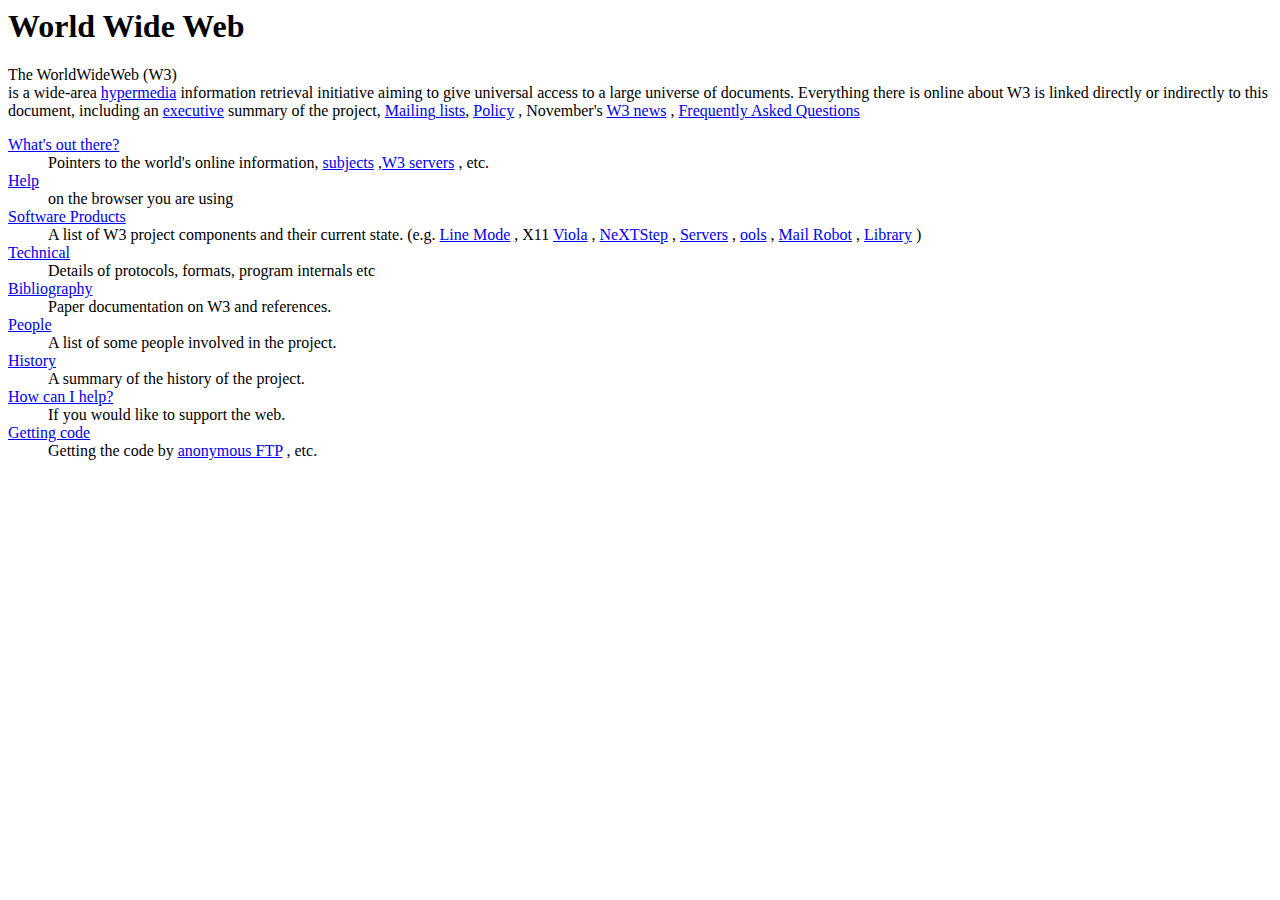
<file: Git/the-world-wide-web-project/index.html>
<!--Write the html code here -->
<html>
    <head>
        <title>
            Sprint 1
        </title>
    </head>
    <body>
        <h1>
            World Wide Web
        </h1>
        <p>
            The WorldWideWeb (W3) <br> is a wide-area <a href=#>hypermedia</a> information retrieval initiative aiming to give universal access to a large universe of documents. 
            Everything there is online about W3 is linked directly or indirectly to this document, including an <a href=#>executive</a>  summary of the project, 
            <a href=#>Mailing lists</a>,
            <a href=#>Policy</a> , November's <a href=#>W3 news</a> , <a href=#>Frequently Asked Questions</a>

            <dl>
                <dt><a href=#>What's out there?​</a>
                    <dd>Pointers to the world's online information, <a href=#>subjects</a> ,<a href=#>W3 servers</a> , etc.​</dd>
                </dt>
                <dt><a href=#>Help​</a>
                    <dd>on the browser you are using​</dd>
                </dt>
                <dt><a href=#>Software Products​</a>
                    <dd>A list of W3 project components and their current state. (e.g. <a href=#>Line Mode</a> , X11 <a href=#>Viola</a> , <a href=#>NeXTStep</a> , <a href=#>Servers</a> , <a href=#>ools</a> , <a href=#>Mail Robot</a> , <a href=#>Library</a> )​</dd>
                </dt>

                <dt><a href=#>Technical​</a>
                    <dd>Details of protocols, formats, program internals etc​</dd>
                </dt>
                <dt><a href=#>Bibliography​</a>
                    <dd>Paper documentation on W3 and references.​</dd>
                </dt>
                <dt><a href=#>People​</a>
                    <dd>A list of some people involved in the project.​</dd>
                </dt>
                <dt><a href=#>History​</a>
                    <dd>A summary of the history of the project.​</dd>
                </dt>
                <dt><a href=#>How can I help?​</a>
                    <dd>If you would like to support the web.​</dd>
                </dt>
                <dt><a href=#>Getting code</a>
                    <dd>Getting the code by <a href=#>anonymous FTP</a>  , etc.​</dd>
                </dt>
            </dl>
            

        </p>
    </body>
</html>
</file>
<file: Git/digix-engineers-challenge/css/style.css>
:root {
    --wid: 15%;
    --white: white;
}

.hero-unit>h1 {
    font-size: calc(4vw + 4vh + 1vmin);
}

.logo {
    width: var(--wid);
    height: auto;
}

.play img {
    width: 100px;
    height: 100px;
    border: 2px solid var(--white);
    padding: 30px;
    border-radius: 30px;
}

.play:hover img {
    border: 4px solid red;
}

.hero-unit>h1 {
    text-transform: uppercase;
    color: var(--white);
    font-family: 'Bebas Neue', cursive;
    letter-spacing: 0.8px;
    font-weight: 500;
}

.hero-unit>img {
    width: 35%;
    height: 35%;
}

.achievements-section {
    background-color: #F5F5F5;
}

.achievement-image {
    width: 150px;
    height: 150px;
}

.achievement-detail {
    font-family: 'Playfair Display', serif;
}

h3,
.description {
    color: var(--white);
    line-height: 1.5;
}

.description {
    /* font-size: calc(5vw + 3vh+ 2vmin); */
    font-size: 1.1rem;
}

.find a,
.find a:visited {
    color: var(--white);
    border: 1px solid var(--white);
}

.find>a:hover {
    background-color: var(--white);
    color: black;
}

.bginfo>.find>a:hover {
    background-color: var(--white);
    color: #17a2b8;
}

.bgwarn>.find>a:hover {
    background-color: var(--white);
    color: #ffc107;
}

.rule1 {
    width: 10%;
    float: left;
    border-top: 3px solid var(--white);
}

.boosted img {
    width: 45%;
    height: auto;
}

.boosted-logo {
    width: 15%;
    height: auto;
}

.legal img {
    border-radius: 15px;
    width: 85%;
    height: auto;
}

.hero-unit>img {
    width: 150px;
    height: 120px;
}

.hallmark img {
    width: 500px;
    height: 600px;
}

.dojo img {
    width: 350px;
    height: 500px;
}

.testimony-desc {
    font-family: 'Playfair Display', serif;
    font-weight: 500;
    line-height: 1.3;
    width: 65%;
    font-size: 1.6rem;
}

.testimony-desig {
    color: #ccc;
    font-weight: 700;
    font-size: 0.8em;
    letter-spacing: 1.2px;
    width: 85%;
}

.testimony-desig>span.black {
    color: black;
}

.testimony img {
    width: 80px;
    height: 80px;
}

.contact-us-section>h1,h3 {
    color: black;
    text-transform: uppercase;
    font-family: 'Bebas Neue', cursive;
    letter-spacing: 1px;
    font-weight: 500;
}

.footer-section {
    color: rgb(170, 165, 165);
    background-color: #111517;
}

.footer-navigations>a {
    text-transform: uppercase;
    font-size: larger;
    font-family: 'Bebas Neue', cursive;
    letter-spacing: 1px;
    font-weight: 500;
    color: #fff;
}
.footer-navigations>a:hover {
    color: orangered;
}

.branches>div>div>a {

    text-transform: uppercase;
    font-size: 60px;
    font-family: 'Bebas Neue', cursive;
    letter-spacing: 1px;
    font-weight: 600;
    color: #fff;
}

.branches>div>div>a:hover {

    color: orangered;
}

.social-icons>a {
    color: rgb(170, 165, 165);
}

.email-link, .email-link:hover {
    color: #EF0D33;
}

.copyright-section>a {
    color: rgb(170, 165, 165);
}
</file>
<file: Git/payroute-challenge/mystyle.css>
.start1{
    background-color: aliceblue;
    display: flex;
    flex-wrap: wrap;
    width:90%;
    margin-left: 5%;
    margin-right: 5%;
}
.start1_1{
    display: inline;
    width: 30%;
    display: flex;
    flex-wrap: wrap;
    margin-left:120px

}
.start1_12{
    display:none
}

.start1_2{
    display: inline;
    width: 30%;
    display: flex;
    flex-wrap: wrap;
    font-size: medium;
    text-align: center;
    margin-top: 7px;
    
   
}

.start1_2_1{
    display:inline;
    width:25%;
    margin-right: auto;  
    font-weight: bold;
    font-size: 13px;

}
.start1_3{
    display: inline;
    width: 30%;
    display: flex;
    flex-wrap: wrap;
    justify-content: center;
    
}
 
.start2{
    background-color:rgb(36, 187, 246);
    display: flex;
    flex-wrap: wrap;
    width:90%;
    margin-left: 5%;
    margin-right: 5%;
}
.start2_1{
    width:100%;
    display:inline;
    margin-top: 30px;
    text-align: center;
    color: aliceblue;
    font-family:'Trebuchet MS', 'Lucida Sans Unicode', 'Lucida Grande', 'Lucida Sans', Arial, sans-serif;
    font-size: 20px;
}
.start2_2{
    width:100%;
    display:inline;
    text-align: center;
    margin-top: 15px;
}
.button1{width: 150px;
    border-radius:10px;
    border-color:rgb(36, 187, 246);
    align-content: center;

}
.video1{
    display: inline;
}
.video2{
    display:none;
}
.start3{
    background-color:#0d2cf4;
    display: flex;
    flex-wrap: wrap;
    width:90%;
    margin-left: 5%;
}
.start3_1{
    color: aliceblue;
    display: inline;
    width:40%;
    margin-top:50px;
    text-align: right;
    font-size: 20px;
}
.start3_2{
    color: aliceblue;
    display: inline;
    width:60%;
    margin-top:50px;
    text-align:left;
    font-size: 20px;  
}
.start3_3{
    width:100%;
 text-align: center;
 margin-top: 15px;
}
.button{
    width: 200px;
    height:35px;
    
    border-radius:10px;
    color: blue;
    margin-bottom: 20px;
}
.start4,
.start6,
.start8{
    background-color: white;
    display: flex;
    flex-wrap: wrap;
    width:90%;
    margin-left: 5%;
    margin-right: 5%;
}
.start4_1,
.start6_1,
.start8_1{
    width:70%;
    display: inline;
    text-align: center;
}
.start4_11,
.start6_11,
.start8_11{
    color: rgb(16, 152, 249);
    font-size:20px;
    margin-top: 70px;
    margin-bottom: 20px;
    margin-left:230px;
    text-align: left;
    font-weight:bold;
}
.start4_12,
.start6_12,
.start8_12{
    font-family: 'Lucida Sans', 'Lucida Sans Regular', 'Lucida Grande', 'Lucida Sans Unicode', Geneva, Verdana, sans-serif;
    margin-left:230px;
    text-align: left;
}
.start4_13,
.start6_13,
.start8_13{
    margin-left:230px;
    text-align: left;
}
.button3,
.button6,
.button8{
    width:170px;
    height:25px;
    border-radius: 10px;
    border-color: rgb(16, 152, 249);
    color: rgb(16, 152, 249);

}
.start4_2,
.start6_2,
.start8_2{
    width:30%;
    text-align: left;
    float:right;
}
.start4_2img,
.start6_2img,
.start8_2img  {
    
    width:230px;
    height: 230px;
    margin-top: 20px;
    margin-bottom: 40px;
}
.start5, .start7{
    background-color: whitesmoke;
    display: flex;
    flex-wrap: wrap;
    width:90%;
    margin-left: 5%;
    margin-right: 5%;
    
}
.start5_1,.start7_1{
    width:50%;
}
.start5_1img,.start7_1img{
    display:inline;
    align-content: center;
    width:350px;
    height:250px;
    margin-bottom: 20px;
    margin-left: 300px;
}
.start5_2,.start7_2{
    width:50%;

}
.start5_21,.start7_21{
    margin-top: 50px;
    font-size: 25px;
    font-weight: bold;
    color: rgb(16, 152, 249);
    margin-bottom: 20px;
}
.start5_22,.start7_22{
    font-family: Arial, Helvetica, sans-serif;
}
.start5_23,.start7_23{
    margin-top: 20px;
}
.button5,.button7{
    border-radius: 10px;
    width:250px;
    color: rgb(16, 152, 249);
    border-color:rgb(16, 152, 249);
    font-weight: bold;
}
.start9{
    background-color: whitesmoke;
    display: flex;
    flex-wrap: wrap;
    width:90%;
    margin-left: 5%;
    margin-right: 5%;
}
.start9_1{
    width:100%;
    text-align: center;
    font-size: 25px;
    color:rgb(16, 152, 249);
    font-weight: bold;
    margin-top: 30px;
}
.start9_2{
    width:100%;
    display: flex;
    flex-wrap: wrap;
    margin-top: 30px;
    margin-bottom: 30px;
}
.start9_21,
.start9_22,
.start9_23{
    width:33%;
    display:inline;
    text-align: center;
}
.start9_2img1{
 margin-left: 250px;
 margin-top: 20px;
}
.start9_2img3{
    margin-right: 250px;
}
.start10{
    background-color: rgb(16, 152, 249);
    display: flex;
    flex-wrap: wrap;
    width:90%;
    margin-left: 5%;
    margin-right: 5%;
}
.start10_1{
    color: aliceblue;
    width:100%;
    font-size: 20px;
    text-align: center;
    margin-top: 50px;margin-left: 300px;margin-right: 300px;
}
.start10_2{
    width:100%;
    text-align: center;
    margin-top: 15px;
    margin-bottom: 10PX;
}
.button10{
    width:150px;
    border-radius: 10PX;
    color: rgb(16, 152, 249);
    border-color: rgb(16, 152, 249);;
}

.start11{
    background-color: white;
    width:90%;
    margin-left: 5%;
    margin-right: 5%;   
}
.start11_1,
.start11_2,
.start11_3{
    display: flex;
    flex-wrap: wrap;
   
    padding-left: 320px; 

}
.foot{display: inline;
    margin-right: 20px;
    padding-top: 20px;
}
.foot2,.foot3{display: inline;
    margin-right: 20px;
    padding-top: 15px;
    color: rgb(79, 75, 75);
}
hr{
margin-left: 320px;
margin-right: 320px;  
}
.start11_4
{
    color: rgb(79, 75, 75);
    margin-left: 320px;
    margin-top: 15px;
    font-size: medium;
    margin-right: 120px;  
}
.start11_5{
    /* margin-bottom: 1000px; */
    color: rgb(79, 75, 75);
    margin-left: 320px;
    margin-top: 15px;
    font-size: medium;
    margin-right: 120px;
    padding-bottom: 100px;
}

/* tablet view */
@media screen  and (min-width:426px) and (max-width:768px){
    .start1{
        background-color: aliceblue;
        display: flex;
        flex-wrap: wrap;
        width:100%;
    }
    .start1_1{
        display:none;  
    }
    .start1_12img{
       margin-left: 350px;

    }
    
    .start1_2{
        display:none;
       
    }
    .start1_12{
        display:inline;
        text-align: center;
        width: 30%;
    }
    .login{
        margin-top: 50px;
        margin-left: 700px;
    }
    .blogin{
        border-radius:20px;
    }
    .signup{
        display: none;
    }

    .start2{
        background-color:rgb(36, 187, 246);
        display: flex;
        flex-wrap: wrap;
        width:100%; 
        
    }
    .start2_1{
        width:100%;
        display:inline;
        margin-top: 25px;
        text-align:center;
        color: aliceblue;
        font-family:'Trebuchet MS', 'Lucida Sans Unicode', 'Lucida Grande', 'Lucida Sans', Arial, sans-serif;
        font-size: 17px;
        
    }
    .start2_2{
        width:100%;
        display:inline;
        text-align: center;
        margin-top: 15px;
        
    }
    .button1{width: 150px;
        border-radius:10px;
        border-color:rgb(36, 187, 246);
        align-content: center;
    }
    .video1{
        display:none;
    }
    .video2{
        display:inline;
    }
    .video{
        margin-left:-60px;
    }
    .start3{
        width:100%;
    }
    .start3_1{
        margin-left:200PX;
        margin-top:20px ;
        font-size: 15px;
    }
    .start3_2{
        display: none;
    }
    .start3_3{
        width:100%;
     text-align: center;
     margin-top: 15px;
    }
    .button{
        width: 150px;
        height:35px;
        border-radius:10px;
        color: blue;
        margin-bottom: 20px;
        font-size:small;
    }
    .start4,
    .start6,
    .start8{
        background-color: white;
        display: flex;
        flex-wrap: wrap;
        width:100%;
    }
    .start4_1,
    .start6_1,
    .start8_1{
        width:70%;
        display: inline;
        text-align: center;
    }
    .start4_11,
    .start6_11,
    .start8_11{
        color: rgb(16, 152, 249);
        font-size:20px;
        margin-top: 70px;
        margin-bottom: 20px;
        margin-left:100px;
        text-align: left;
        font-weight:bold;
        font-size: 18px;
    }
    .start4_12,
    .start6_12,
    .start8_12{
        font-family: 'Lucida Sans', 'Lucida Sans Regular', 'Lucida Grande', 'Lucida Sans Unicode', Geneva, Verdana, sans-serif;
        margin-left:100px;
        text-align: left;
        font-size: 13px;
    }
    .start4_13,
    .start6_13,
    .start8_13{
        margin-top: 5px;
        margin-left:80px;
        text-align: left;
    }
    .button3,
    .button6,
    .button8{
        width:200px;
        height:25px;
        border-radius: 10px;
        border-color: rgb(16, 152, 249);
        color: rgb(16, 152, 249);
    
    }
    .start4_2,
    .start6_2,
    .start8_2{
        width:30%;
        text-align: left;
        float:right;
    }
    .start4_2img,
    .start6_2img,
    .start8_2img  {
        
        width:200px;
        height: 200px;
        margin-top: 20px;
        margin-bottom: 40px;
    }
    .start5, .start7{
        background-color: whitesmoke;
        display: flex;
        flex-wrap: wrap;
        width:100%        
    }
    .start5_1,.start7_1{
        width:50%;
    }
    .start5_1img,.start7_1img{
        display:inline;
        align-content: center;
        width:200x;
        height:250px;
        margin-bottom: 20px;
        margin-left: 80px;
    }
    .start5_2,.start7_2{
        width:50%;
    }
    .start5_21,.start7_21{
        margin-top: 50px;
        font-size: 25px;
        font-weight: bold;
        color: rgb(16, 152, 249);
        margin-bottom: 20px;
        margin-right: 50px;
    }
    .start5_22,.start7_22{
        font-family: Arial, Helvetica, sans-serif;
        margin-right: 45px;
        font-size: 13px;
    }
    .start5_23,.start7_23{
        margin-top: 20px;
    }
    .button5,.button7{
        border-radius: 10px;
        width:200px;
        color: rgb(16, 152, 249);
        border-color:rgb(16, 152, 249);
        font-weight: bold;
        font-size: 12px;
    }
    .start9{
        background-color: whitesmoke;
        display: flex;
        flex-wrap: wrap;
        width:100%;
       
    }
    .start9_1{
        width:100%;
        text-align: center;
        font-size: 22px;
        color:rgb(16, 152, 249);
        font-weight: bold;
        margin-top: 30px;
    }
    .start9_2{
        width:100%;
        display: flex;
        flex-wrap: wrap;
        margin-top: 20px;
        margin-bottom: 20px;
    }
    .start9_21,
    .start9_22,
    .start9_23{
        width:33%;
        display:inline;
        text-align: center;
    }
    .start9_2img1{
     margin-left: 190px;
     margin-top: 20px;
     width: 100px;
    }
    .start9_2img3{
        margin-right: 200px;
        width:100px;
    }
    .start10{
        background-color: rgb(16, 152, 249);
        display: flex;
        flex-wrap: wrap;
        width:100%;
       
    }
    .start10_1{
        color: aliceblue;
        width:100%;
        font-size: 17px;
        text-align: center;
        margin-top: 30px;margin-left: 120px;margin-right: 120px;
    }
    .start10_2{
        width:100%;
        text-align: center;
        margin-top: 15px;
        margin-bottom: 15PX;
    }
    .button10{
        width:150px;
        border-radius: 10PX;
        color: rgb(16, 152, 249);
        border-color: rgb(16, 152, 249);;
    }
    .start11{
        background-color: white;
        width:100%;
         
    }
    .start11_1,
    .start11_2,
    .start11_3{
        display: flex;
        flex-wrap: wrap;
        padding-left: 70px; 
    
    }
    .foot{display: inline;
        margin-right: 20px;
        padding-top: 20px;
        font-size: small;
    }
    .foot2,.foot3{display: inline;
        margin-right: 20px;
        padding-top: 15px;
        color: rgb(79, 75, 75);
        font-size: small;
    }
    hr{
    margin-left: 70px;
    margin-right: 50px;  
    }
    .start11_4
    {
        color: rgb(79, 75, 75);
        margin-left: 70px;
        margin-top: 15px;
        font-size: small;
        margin-right: 120px;  
    }
    .start11_5{
        margin-bottom: 1000px;
        color: rgb(79, 75, 75);
        margin-left: 70px;
        margin-top: 15px;
        font-size: small;
        margin-right: 120px;
        padding-bottom: 50px;
    }
    
    
}
@media screen  and (max-width:320px){
    .start1{
        background-color: aliceblue;
        display: flex;
        flex-wrap: wrap;
        width:100%;
    }
    .start1_1{
        display:none;  
    }
    .start1_12img{
       margin-left: 100px;
       width: 10px;

    }
    
    .start1_2{
        display:none;
       
    }
    .start1_12{
        display:inline;
        text-align: center;
        width: 30%;
    }
    .login{
        margin-top: 30px;
        margin-left: 230px;
    }
    .blogin{
        border-radius:20px;
    }
    .signup{
        display: none;
    }

    .start2{
        background-color:rgb(36, 187, 246);
        display: flex;
        flex-wrap: wrap;
        width:100%; 
    }
    .start2_1{
        width:100%;
        display:inline;
        margin-top: 25px;
        text-align:center;
        color: aliceblue;
        font-family:'Trebuchet MS', 'Lucida Sans Unicode', 'Lucida Grande', 'Lucida Sans', Arial, sans-serif;
        font-size: 17px;
        
    }
    .start2_2{
        width:100%;
        display:inline;
        text-align: center;
        margin-top: 15px;
        
    }
    .button1{width: 150px;
        border-radius:10px;
        border-color:rgb(36, 187, 246);
        align-content: center;
    }
    .video1{
        display:none;
    }
    .video2{
        display:inline;
    }
    .video{
        margin-left:-90px;
    }
    .start3{
        width:100%;
    }
    .start3_1{
        width: 100%;
        margin-left:25PX;
        margin-top:20px ;
        font-size: 15px;
        margin-right: 20px;

    }
    .start3_2{
        display: none;
    }
    .start3_3{
        width:100%;
     text-align: center;
     margin-top: 15px;
    }
    .button{
        width: 150px;
        height:35px;
        border-radius:10px;
        color: blue;
        margin-bottom: 20px;
        font-size:small;
    }
    .start4,
    .start6,
    .start8{
        background-color: white;
        display: flex;
        flex-wrap: wrap;
        width:100%;
    }
    .start4_1,
    .start6_1,
    .start8_1{
        width:100%;
        display: inline;
        text-align: center;
        margin-right: 25px;
    }
    .start4_11,
    .start6_11,
    .start8_11{
        width:100%;
        color: rgb(16, 152, 249);
        margin-top: 70px;
        margin-bottom: 20px;
        margin-left:25px;
        font-weight:bold;
        font-size: 18px;
        margin-right: 70px;
        height: auto;
    }
    .start4_12,
    .start6_12,
    .start8_12{
        font-family: 'Lucida Sans', 'Lucida Sans Regular', 'Lucida Grande', 'Lucida Sans Unicode', Geneva, Verdana, sans-serif;
        margin-left:30px;
        text-align: left;
        font-size: 13px;
        margin-right: 20px;
    }
    .start4_13,
    .start6_13,
    .start8_13{
        margin-top: 5px;
        margin-left:30px;
        text-align:left;
        width: 100%;
    }
    .button3,
    .button6,
    .button8{
        width:200px;
        height:25px;
        border-radius: 10px;
        border-color: rgb(16, 152, 249);
        color: rgb(16, 152, 249);
    
    }
    .start4_2,
    .start6_2,
    .start8_2{
        width:100%;
        text-align: left;
        float:right;
        margin-left: 30px;
    }
    .start4_2img,
    .start6_2img,
    .start8_2img  {
        
        width:200px;
        height: 200px;
        margin-top: 20px;
        margin-bottom: 40px;
    }
    .start5, .start7{
        background-color: whitesmoke;
        display: flex;
        flex-wrap: wrap;
        width:100% ;       
    }
    .start5_1,.start7_1{
        width:100%;
    }
    .start5_1img,
    .start7_1img{
        width:100%;
        display:inline;
        width:200x;
        height:250px;
        margin-bottom: 15px;
        margin-left: 5px;
    }
    .start5_2,.start7_2{
        width:100%;
    }
    .start5_21,.start7_21{
        margin-top: 50px;
        font-size: 25px;
        font-weight: bold;
        color: rgb(16, 152, 249);
        margin-bottom: 20px;
        margin-right: 20px;
        text-align: center;
        margin-left: 20px;
    }
    .start5_22,.start7_22{
        font-family: Arial, Helvetica, sans-serif;
        margin-right: 20px;
        font-size: 13px;
        text-align: center;
        margin-left: 20px;
       
       
    }
    .start5_23,.start7_23{
        margin-top: 20px;
    text-align: center;
    }
    .button5,.button7{
        border-radius: 10px;
        width:200px;
        color: rgb(16, 152, 249);
        border-color:rgb(16, 152, 249);
        font-weight: bold;
        font-size: 12px;
    }
    .start9{
        background-color: whitesmoke;
        display: flex;
        flex-wrap: wrap;
        width:100%;
        margin-left: 15px;
       
    }
    .start9_1{
        width:100%;
        text-align: center;
        font-size: 18px;
        color:rgb(16, 152, 249);
        font-weight: bold;
        margin-top: 30px;
        margin-left: 10px;
        margin-right: 10px;
    }
    .start9_2{
        width:100%;
        display: flex;
        flex-wrap: wrap;
        margin-top: 20px;
        margin-bottom: 20px;
    }
    .start9_21{
        width:100%;
    }
    .start9_22,
    .start9_23{
        width:50%;
        display:inline;
       margin-top: 15px;
    }
    .start9_2img1{
     margin-left: 10px;
     margin-top: 20px;
     width: 80px;
    }
    .start9_2img3{
        margin-right: 200px;
        width:90px;
    }
    .start10{
        background-color: rgb(16, 152, 249);
        display: flex;
        flex-wrap: wrap;
        width:100%;
       
    }
    .start10_1{
        color: aliceblue;
        width:100%;
        font-size: 15px;
        text-align: center;
        margin-top: 30px;margin-left: 10px;margin-right: 10px;
    }
    .start10_2{
        width:100%;
        text-align: center;
        margin-top: 15px;
        margin-bottom: 15PX;
    }
    .button10{
        width:150px;
        border-radius: 10PX;
        color: rgb(16, 152, 249);
        border-color: rgb(16, 152, 249);;
    }
    .start11{
        background-color: white;
        width:100%;
         
    }
    .start11_1,
    .start11_2,
    .start11_3{
        display: flex;
        flex-wrap: wrap;
        padding-left: 25px; 
    
    }
    .foot{display: inline;
        margin-right: 20px;
        padding-top: 15px;
        font-size: small;
    }
    .foot2,.foot3{display: inline;
        margin-right: 20px;
        padding-top: 10px;
        color: rgb(79, 75, 75);
        font-size: small;
    }
    hr{
    margin-left: 25px;
    margin-right: 50px;  
    }
    .start11_4
    {
        color: rgb(79, 75, 75);
        margin-left: 25px;
        margin-top: 15px;
        font-size: small;
        margin-right: 25px;  
    }
    .start11_5{
        margin-bottom: 1000px;
        color: rgb(79, 75, 75);
        margin-left: 25px;
        margin-top: 15px;
        font-size: small;
        margin-right: 25px;
        padding-bottom: 50px;
    }
    
    
}
</file>
